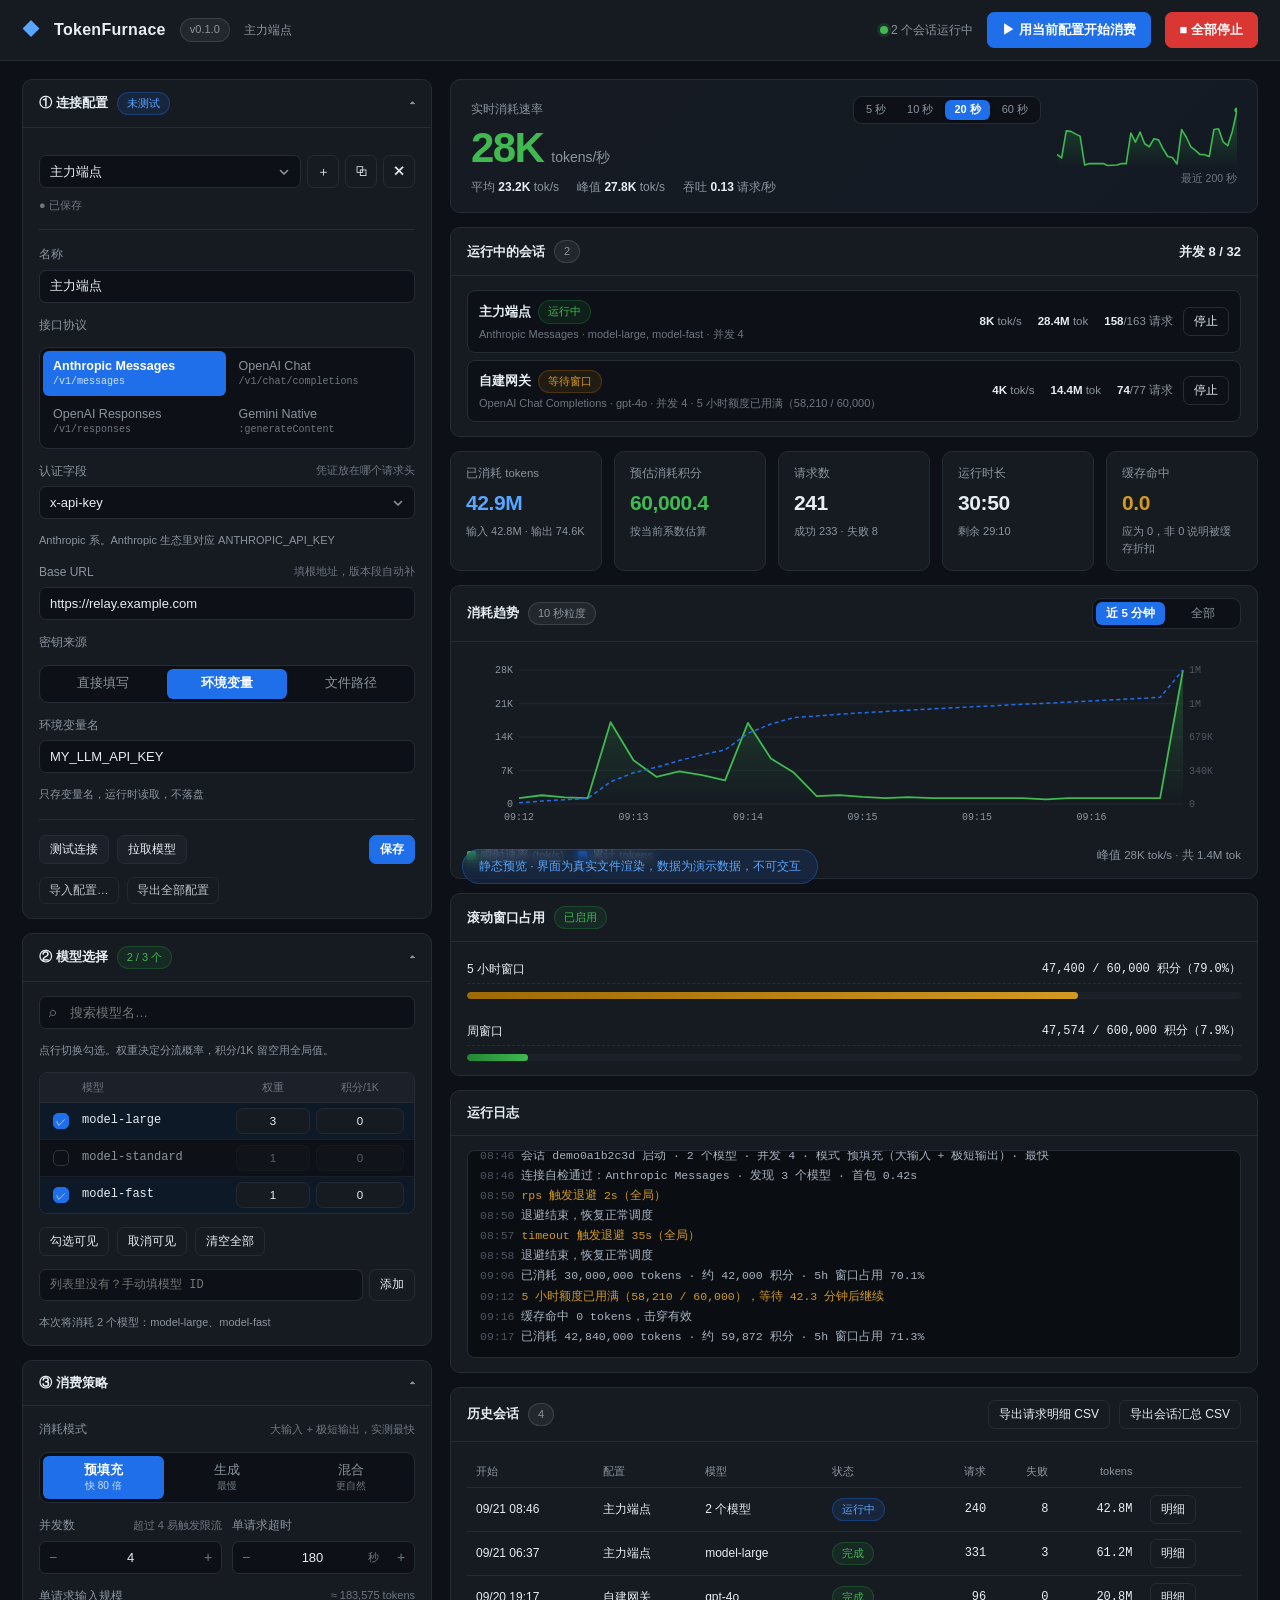
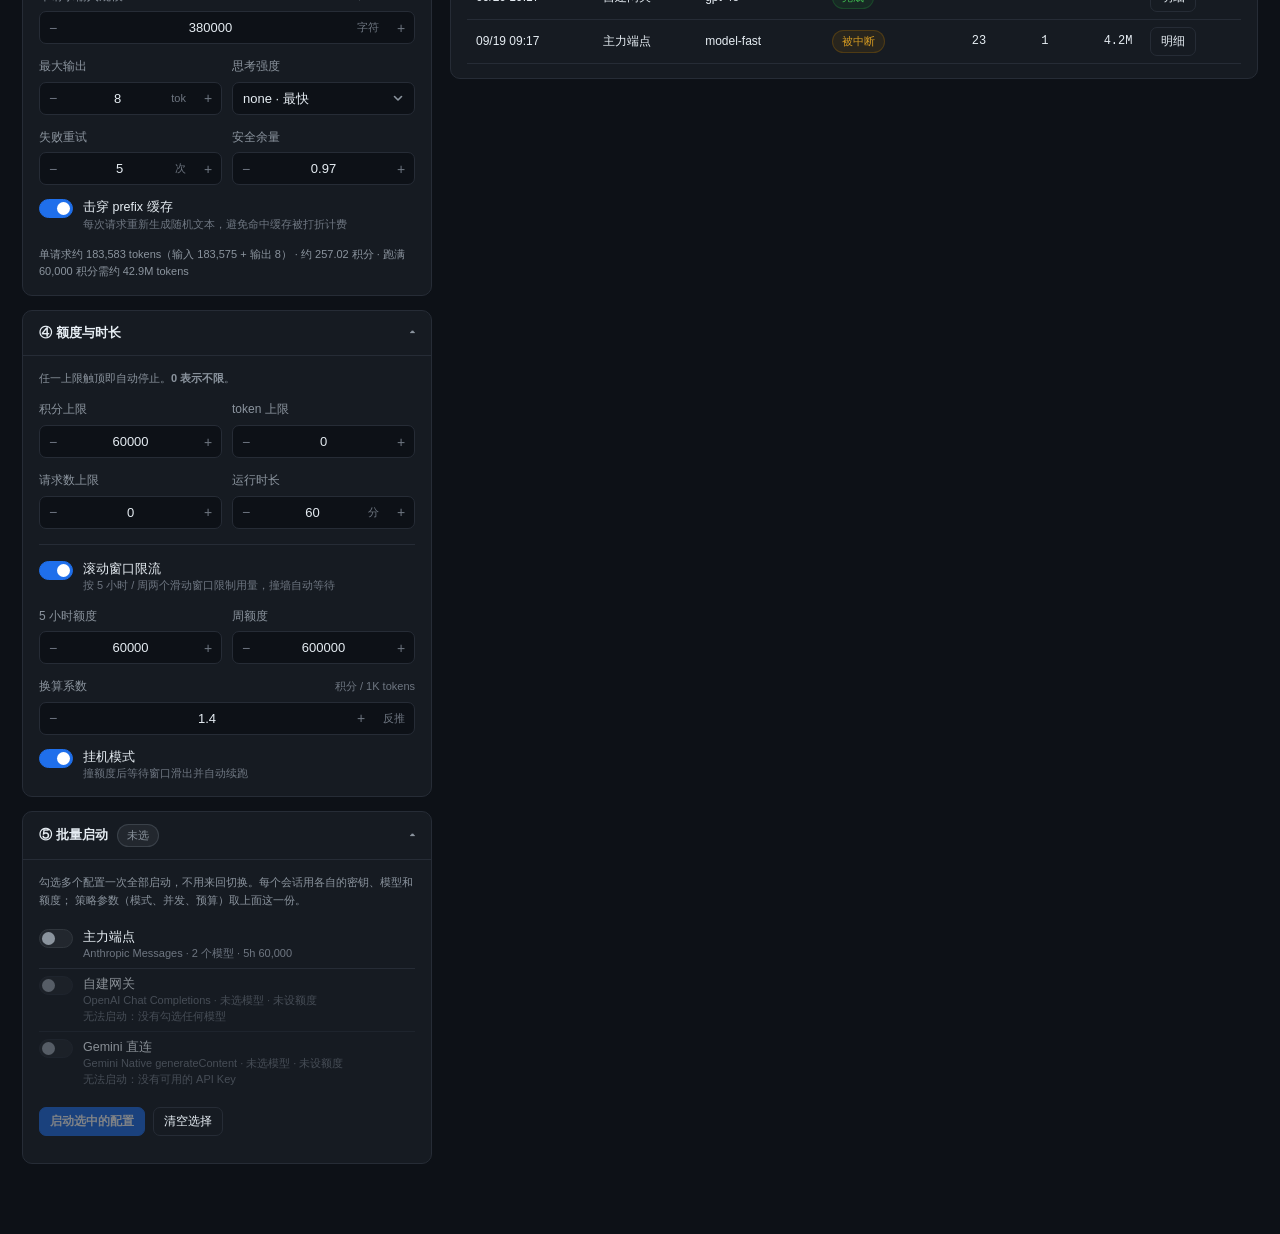
<file: docs/preview.html>
<!DOCTYPE html>
<html lang="zh-CN">
<head>
<meta charset="utf-8">
<meta name="viewport" content="width=device-width, initial-scale=1">
<title>TokenFurnace · LLM Token 消费与额度管理</title>
<style>
:root {
  --bg: #0d1117;
  --panel: #161b22;
  --panel-2: #1c2129;
  --panel-3: #22272e;
  --border: #262c36;
  --border-2: #30363d;
  --text: #e6edf3;
  --muted: #8b949e;
  --muted-2: #6e7681;
  --accent: #58a6ff;
  --accent-dim: #1f6feb;
  --green: #3fb950;
  --amber: #d29922;
  --red: #f85149;
  --purple: #bc8cff;
  --radius: 10px;
  --mono: ui-monospace, SFMono-Regular, "SF Mono", Menlo, Consolas, monospace;
}

* { box-sizing: border-box; }

html, body {
  margin: 0; padding: 0; height: 100%;
  background: var(--bg); color: var(--text);
  font-family: -apple-system, BlinkMacSystemFont, "Segoe UI", "PingFang SC",
               "Microsoft YaHei", Roboto, sans-serif;
  font-size: 14px; line-height: 1.55;
  -webkit-font-smoothing: antialiased;
}

/* ==================== 布局 ==================== */
header {
  display: flex; align-items: center; gap: 14px;
  padding: 12px 22px; background: var(--panel);
  border-bottom: 1px solid var(--border);
  position: sticky; top: 0; z-index: 30;
}
header h1 { font-size: 16px; margin: 0; font-weight: 600; letter-spacing: .3px; }
header .logo { color: var(--accent); font-size: 18px; }
header .spacer { flex: 1; }
header .meta { color: var(--muted); font-size: 12px; }

.layout {
  display: grid; grid-template-columns: 410px minmax(0, 1fr);
  gap: 18px; padding: 18px 22px 70px; align-items: start;
}
@media (max-width: 1200px) { .layout { grid-template-columns: 1fr; } }
.col { display: flex; flex-direction: column; gap: 14px; min-width: 0; }

/* ==================== 面板 ==================== */
.panel {
  background: var(--panel); border: 1px solid var(--border);
  border-radius: var(--radius); overflow: hidden;
}
.panel > summary, .panel > .head {
  list-style: none; cursor: pointer; user-select: none;
  padding: 12px 16px; font-weight: 600; font-size: 13px;
  display: flex; align-items: center; gap: 9px;
  border-bottom: 1px solid transparent;
}
.panel[open] > summary, .panel.open > .head { border-bottom-color: var(--border); }
.panel > summary::-webkit-details-marker { display: none; }
.panel > summary::after {
  content: "▾"; margin-left: auto; color: var(--muted); font-size: 11px;
  transition: transform .15s;
}
.panel[open] > summary::after { transform: rotate(180deg); }
.panel .body { padding: 14px 16px; display: flex; flex-direction: column; gap: 13px; }
.panel .head .spacer { flex: 1; }

.badge {
  display: inline-block; padding: 2px 9px; border-radius: 999px;
  font-size: 11px; font-weight: 500; border: 1px solid transparent;
  white-space: nowrap;
}
.badge.blue   { background: #1f6feb22; color: var(--accent); border-color: #1f6feb55; }
.badge.green  { background: #23863622; color: var(--green);  border-color: #23863655; }
.badge.amber  { background: #9e6a0322; color: var(--amber);  border-color: #9e6a0355; }
.badge.red    { background: #da363322; color: var(--red);    border-color: #da363355; }
.badge.grey   { background: #6e768122; color: var(--muted);  border-color: #6e768155; }

/* ==================== 表单基础 ==================== */
label.field { display: flex; flex-direction: column; gap: 6px; font-size: 12px; color: var(--muted); }
label.field > span { display: flex; align-items: center; gap: 6px; }
label.field > span .tail { margin-left: auto; color: var(--muted-2); font-size: 11px; }
.row { display: grid; grid-template-columns: 1fr 1fr; gap: 10px; }

input[type=text], input[type=number], input[type=password], select, textarea {
  width: 100%; padding: 8px 10px; background: var(--bg); color: var(--text);
  border: 1px solid var(--border); border-radius: 7px; font-size: 13px;
  font-family: inherit; outline: none; transition: border-color .12s, box-shadow .12s;
}
input:focus, select:focus, textarea:focus {
  border-color: var(--accent-dim); box-shadow: 0 0 0 3px #1f6feb22;
}
input[type=number] { -moz-appearance: textfield; font-variant-numeric: tabular-nums; }
input[type=number]::-webkit-outer-spin-button,
input[type=number]::-webkit-inner-spin-button { -webkit-appearance: none; margin: 0; }
textarea { font-family: var(--mono); font-size: 12px; resize: vertical; min-height: 62px; }

select {
  appearance: none; -webkit-appearance: none; cursor: pointer;
  background-image: url("data:image/svg+xml;utf8,<svg xmlns='http://www.w3.org/2000/svg' width='12' height='12' viewBox='0 0 12 12'><path d='M2.5 4.5L6 8l3.5-3.5' fill='none' stroke='%238b949e' stroke-width='1.6' stroke-linecap='round' stroke-linejoin='round'/></svg>");
  background-repeat: no-repeat; background-position: right 10px center;
  padding-right: 30px;
}
select option { background: var(--panel-2); color: var(--text); }

/* ==================== 分段控件（替代下拉） ==================== */
.seg {
  display: grid; grid-auto-flow: column; grid-auto-columns: 1fr;
  gap: 3px; padding: 3px; background: var(--bg);
  border: 1px solid var(--border); border-radius: 9px;
}
.seg > button {
  padding: 7px 6px; border: none; background: transparent; color: var(--muted);
  border-radius: 6px; font-size: 12.5px; font-family: inherit; cursor: pointer;
  transition: all .13s; display: flex; flex-direction: column; align-items: center;
  gap: 1px; line-height: 1.25;
}
.seg > button em {
  font-style: normal; font-size: 10px; color: var(--muted-2); font-weight: 400;
}
.seg > button:hover { color: var(--text); background: var(--panel-2); }
.seg > button.on {
  background: var(--accent-dim); color: #fff; font-weight: 600;
  box-shadow: 0 1px 3px #0006;
}
.seg > button.on em { color: #cfe4ff; }
.seg.mini > button { padding: 4px 10px; font-size: 11.5px; }
.seg.mini { display: inline-grid; }
/* 4 个选项时排成 2×2，比横向挤压可读 */
.seg.grid2 { grid-auto-flow: row; grid-template-columns: 1fr 1fr; }
.seg.grid2 > button { align-items: flex-start; padding: 8px 10px; text-align: left; }
.seg.grid2 > button em { font-family: var(--mono); font-size: 10px; }

/* ==================== 开关 ==================== */
.switch {
  display: flex; align-items: flex-start; gap: 10px; cursor: pointer;
  font-size: 12.5px; color: var(--text); user-select: none;
}
.switch input { position: absolute; opacity: 0; pointer-events: none; }
.switch .track {
  flex: none; width: 34px; height: 19px; border-radius: 999px;
  background: var(--panel-3); border: 1px solid var(--border-2);
  position: relative; transition: all .16s; margin-top: 1px;
}
.switch .track::after {
  content: ""; position: absolute; top: 2px; left: 2px; width: 13px; height: 13px;
  border-radius: 50%; background: var(--muted); transition: all .16s;
}
.switch input:checked + .track { background: var(--accent-dim); border-color: var(--accent-dim); }
.switch input:checked + .track::after { left: 17px; background: #fff; }
.switch input:focus-visible + .track { box-shadow: 0 0 0 3px #1f6feb33; }
.switch .txt { line-height: 1.45; }
.switch .txt small { display: block; color: var(--muted-2); font-size: 11px; }

/* ==================== 数字步进器 ==================== */
.stepper {
  display: flex; align-items: stretch; background: var(--bg);
  border: 1px solid var(--border); border-radius: 7px; overflow: hidden;
  transition: border-color .12s, box-shadow .12s;
}
.stepper:focus-within { border-color: var(--accent-dim); box-shadow: 0 0 0 3px #1f6feb22; }
.stepper input {
  border: none !important; background: transparent !important;
  box-shadow: none !important; border-radius: 0 !important;
  text-align: center; padding: 8px 2px; flex: 1; min-width: 0;
}
.stepper button {
  border: none; background: transparent; color: var(--muted-2);
  width: 26px; padding: 0; font-size: 14px; line-height: 1; cursor: pointer;
  border-radius: 0; transition: all .12s; flex: none;
}
.stepper button:hover { background: var(--panel-3); color: var(--text); }
.stepper button:active { background: var(--accent-dim); color: #fff; }
.stepper .unit {
  display: flex; align-items: center; padding: 0 9px 0 2px;
  font-size: 11px; color: var(--muted-2); white-space: nowrap;
}

/* ==================== 预设胶囊 ==================== */
.chips { display: flex; flex-wrap: wrap; gap: 6px; }
.chip {
  padding: 5px 11px; border-radius: 999px; font-size: 12px; cursor: pointer;
  background: var(--bg); border: 1px solid var(--border); color: var(--muted);
  transition: all .13s; font-family: inherit; white-space: nowrap;
}
.chip:hover { color: var(--text); border-color: var(--border-2); }
.chip.on {
  background: #1f6feb22; border-color: var(--accent-dim); color: var(--accent);
  font-weight: 600;
}

/* ==================== 按钮 ==================== */
button {
  padding: 8px 14px; border-radius: 7px; border: 1px solid var(--border);
  background: var(--panel-2); color: var(--text); cursor: pointer;
  font-size: 13px; font-family: inherit; transition: all .12s; white-space: nowrap;
}
button:hover:not(:disabled) { border-color: var(--border-2); background: var(--panel-3); }
button:disabled { opacity: .45; cursor: not-allowed; }
button.primary { background: var(--accent-dim); border-color: var(--accent-dim); color: #fff; font-weight: 600; }
button.primary:hover:not(:disabled) { background: #388bfd; border-color: #388bfd; }
button.danger { background: #da3633; border-color: #da3633; color: #fff; font-weight: 600; }
button.danger:hover:not(:disabled) { background: #f85149; border-color: #f85149; }
button.ghost { background: transparent; }
button.sm { padding: 5px 10px; font-size: 12px; }
.btn-row { display: flex; gap: 8px; flex-wrap: wrap; }

.hint { font-size: 11px; color: var(--muted); line-height: 1.6; }
.hint code { background: var(--panel-2); padding: 1px 5px; border-radius: 4px;
             font-family: var(--mono); font-size: 11px; color: var(--accent); }
.divider { border: none; border-top: 1px solid var(--border); margin: 2px 0; }

/* ==================== 配置档案条 ==================== */
.profile-bar { display: flex; gap: 6px; align-items: stretch; }
.profile-bar select { flex: 1; min-width: 0; }
.profile-bar button {
  flex: none; width: 32px; padding: 0; font-size: 13px;
  display: grid; place-items: center; line-height: 1;
}
.profile-bar button.del:hover:not(:disabled) {
  border-color: #da3633; color: var(--red); background: #da363318;
}

.save-state {
  font-size: 11px; color: var(--muted-2); display: flex; align-items: center;
  gap: 6px; margin-top: -4px; min-height: 15px;
}
.save-state.dirty { color: var(--amber); }
.save-state.warn  { color: var(--red); }

.btn-row .spacer { flex: 1; }
.btn-row.subtle { opacity: .8; }
.btn-row.subtle button { font-size: 11.5px; padding: 5px 9px; }

/* ==================== 模型列表 ==================== */
.search { position: relative; }
.search input { padding-left: 30px; }
.search::before {
  content: "⌕"; position: absolute; left: 10px; top: 50%; transform: translateY(-50%);
  color: var(--muted-2); font-size: 14px; pointer-events: none;
}
.model-list {
  max-height: 280px; overflow-y: auto; border: 1px solid var(--border);
  border-radius: 8px; background: var(--bg);
}
.model-head {
  display: grid; grid-template-columns: 26px minmax(0,1fr) 74px 88px;
  gap: 6px; padding: 6px 10px; position: sticky; top: 0; z-index: 2;
  background: var(--panel-2); border-bottom: 1px solid var(--border);
  font-size: 10.5px; color: var(--muted-2);
}
.model-head .c { text-align: center; }
.model-item {
  display: grid; grid-template-columns: 26px minmax(0,1fr) 74px 88px;
  gap: 6px; align-items: center; padding: 5px 10px;
  border-bottom: 1px solid #1a1f27; font-size: 12.5px; cursor: pointer;
  transition: background .1s;
}
.model-item:last-child { border-bottom: none; }
.model-item:hover { background: var(--panel-2); }
.model-item.on { background: #1f6feb14; }
.model-item .tick {
  width: 16px; height: 16px; border-radius: 5px; border: 1.5px solid var(--border-2);
  display: grid; place-items: center; font-size: 10px; color: transparent;
  transition: all .13s; margin-left: 3px;
}
.model-item.on .tick { background: var(--accent-dim); border-color: var(--accent-dim); color: #fff; }
.model-item .name {
  overflow: hidden; text-overflow: ellipsis; white-space: nowrap;
  font-family: var(--mono); font-size: 12px; color: var(--muted);
}
.model-item.on .name { color: var(--text); }
.model-item input[type=number] {
  padding: 3px 4px; font-size: 11.5px; text-align: center; height: 26px;
  background: var(--panel); border-color: #232932;
}
.model-item input[type=number]:disabled { opacity: .35; }
.model-empty { padding: 18px 14px; color: var(--muted-2); font-size: 12px; text-align: center; }

/* 手动添加模型 ID */
.add-model { display: flex; gap: 6px; }
.add-model input { flex: 1; min-width: 0; font-family: var(--mono); font-size: 12px; }
.add-model button { flex: none; }

/* 批量启动：配置勾选列表 */
.batch-item { padding: 6px 0; border-bottom: 1px solid var(--border); }
.batch-item:last-child { border-bottom: none; }
.batch-item .txt { font-size: 12.5px; min-width: 0; }
.batch-item .txt small { font-size: 11px; }
.batch-item.blocked { opacity: .55; cursor: not-allowed; }
.batch-item .block-reason { color: var(--red); }
.batch-item.blocked .track { background: var(--panel-3); border-color: var(--border); }
.batch-item.blocked input:checked + .track::after { left: 2px; background: var(--muted); }
#batchResult { white-space: pre-line; }
#batchResult.err { color: var(--red); }
#batchResult.warn { color: var(--amber); }
#batchResult.ok { color: var(--green); }

/* ==================== 速率主卡 ==================== */
.hero {
  display: grid; grid-template-columns: minmax(0,1fr) 180px;
  gap: 16px; align-items: center;
  background: linear-gradient(135deg, #161b22 0%, #131a24 100%);
  border: 1px solid var(--border); border-radius: var(--radius);
  padding: 16px 20px;
}
@media (max-width: 640px) { .hero { grid-template-columns: 1fr; } }
.hero .label {
  font-size: 11.5px; color: var(--muted); display: flex; align-items: center;
  gap: 7px; margin-bottom: 2px;
}
.hero .label .spacer { flex: 1; }
.hero .label .seg.mini { grid-auto-columns: auto; }
.hero .label .seg.mini > button { padding: 3px 9px; font-size: 11px; }
.hero .value {
  font-size: 42px; font-weight: 680; letter-spacing: -1.6px; line-height: 1.05;
  font-variant-numeric: tabular-nums; transition: color .3s;
  display: flex; align-items: baseline; gap: 8px;
}
.hero .value .u { font-size: 14px; font-weight: 500; color: var(--muted); letter-spacing: 0; }
.hero .sub {
  display: flex; gap: 18px; margin-top: 8px; flex-wrap: wrap;
  font-size: 12px; color: var(--muted);
}
.hero .sub b { color: var(--text); font-weight: 600; font-variant-numeric: tabular-nums; }
.hero .spark-box { position: relative; }
.hero .spark-box canvas { width: 100%; height: 62px; display: block; }
.hero .spark-cap {
  font-size: 10.5px; color: var(--muted-2); text-align: right; margin-top: 2px;
}

/* 速率分档配色 */
.lv-idle { color: var(--muted); }
.lv-low  { color: var(--amber); }
.lv-mid  { color: var(--accent); }
.lv-high { color: var(--green); }

/* ==================== 指标卡 ==================== */
.stats { display: grid; grid-template-columns: repeat(auto-fit, minmax(148px, 1fr)); gap: 12px; }
.stat {
  background: var(--panel); border: 1px solid var(--border);
  border-radius: var(--radius); padding: 13px 15px;
}
.stat .k { font-size: 11.5px; color: var(--muted); margin-bottom: 5px; }
.stat .v {
  font-size: 21px; font-weight: 650; font-variant-numeric: tabular-nums;
  letter-spacing: -.4px;
}
.stat .s { font-size: 11px; color: var(--muted); margin-top: 3px; }
.stat.accent .v { color: var(--accent); }
.stat.green  .v { color: var(--green); }
.stat.amber  .v { color: var(--amber); }
.stat.red    .v { color: var(--red); }

/* ==================== 进度条 ==================== */
.bar { height: 7px; border-radius: 4px; background: var(--panel-2); overflow: hidden; margin-top: 8px; }
.bar > i {
  display: block; height: 100%; border-radius: 4px;
  background: linear-gradient(90deg, #238636, var(--green));
  transition: width .4s ease;
}
.bar.warn > i { background: linear-gradient(90deg, #9e6a03, var(--amber)); }
.bar.hot  > i { background: linear-gradient(90deg, #da3633, var(--red)); }

/* ==================== 趋势图 ==================== */
.chart-wrap { position: relative; }
.chart-wrap canvas { width: 100%; display: block; cursor: crosshair; }
.chart-tip {
  position: absolute; pointer-events: none; opacity: 0; transition: opacity .12s;
  background: #0a0d12f2; border: 1px solid var(--border-2); border-radius: 7px;
  padding: 7px 10px; font-size: 11.5px; line-height: 1.65; white-space: nowrap;
  box-shadow: 0 6px 20px #000a; z-index: 5;
}
.chart-tip .tt { color: var(--muted); }
.chart-tip .tv { color: var(--text); font-weight: 600; font-variant-numeric: tabular-nums; }
.chart-tip .tv.g { color: var(--green); }
.chart-legend {
  display: flex; gap: 14px; align-items: center; flex-wrap: wrap;
  font-size: 11.5px; color: var(--muted); margin-top: 8px;
}
.chart-legend i {
  display: inline-block; width: 9px; height: 9px; border-radius: 2px;
  margin-right: 5px; vertical-align: -1px;
}

/* ==================== 首次使用引导 ==================== */
.first-run {
  border: 1px solid var(--accent-dim); border-radius: 9px;
  background: linear-gradient(180deg, #1f6feb1a, #1f6feb08);
  padding: 11px 13px; margin-bottom: 12px;
}
.first-run .fr-title { font-size: 12.5px; font-weight: 600; color: var(--accent); }
.first-run ol { margin: 7px 0 0; padding-left: 18px; }
.first-run li { font-size: 12px; line-height: 1.75; color: var(--muted); }
.first-run li b { color: var(--text); font-weight: 600; }
.first-run .fr-note { font-size: 11px; color: var(--muted-2); margin-top: 7px; }

/* ==================== 会话列表 ==================== */
.sess {
  display: grid; grid-template-columns: minmax(0,1fr) auto auto;
  gap: 10px; align-items: center;
  padding: 9px 11px; border: 1px solid var(--border); border-radius: 8px;
  background: var(--bg); margin-bottom: 7px;
}
.sess:last-child { margin-bottom: 0; }
.sess.done { opacity: .55; }
.sess-name {
  display: flex; align-items: center; gap: 7px;
  font-size: 13px; font-weight: 600;
  overflow: hidden; text-overflow: ellipsis; white-space: nowrap;
}
.sess-meta {
  font-size: 11px; color: var(--muted-2); margin-top: 2px;
  overflow: hidden; text-overflow: ellipsis; white-space: nowrap;
}
.sess-stats {
  display: flex; gap: 16px; font-size: 11.5px; color: var(--muted);
  font-variant-numeric: tabular-nums; white-space: nowrap;
}
.sess-stats b { color: var(--text); font-weight: 600; }
.sess-empty { padding: 14px; text-align: center; color: var(--muted-2); font-size: 12px; }

/* ==================== 日志 ==================== */
.logs {
  background: #0a0d12; border: 1px solid var(--border); border-radius: 8px;
  padding: 10px 12px; height: 208px; overflow-y: auto;
  font-family: var(--mono); font-size: 11.5px; line-height: 1.75;
}
.logs div { white-space: pre-wrap; word-break: break-all; }
.logs .t { color: #4d5560; }
.logs .warn { color: var(--amber); }
.logs .error { color: var(--red); }
.logs .info { color: #a8b3bf; }

/* ==================== 表格 ==================== */
table { width: 100%; border-collapse: collapse; font-size: 12px; }
th, td { padding: 7px 9px; text-align: left; border-bottom: 1px solid var(--border); white-space: nowrap; }
th { color: var(--muted); font-weight: 500; font-size: 11px; position: sticky; top: 0; background: var(--panel); }
tbody tr:hover { background: var(--panel-2); }
td.num { text-align: right; font-variant-numeric: tabular-nums; font-family: var(--mono); }
.scroll { max-height: 300px; overflow: auto; }

/* ==================== 提示 ==================== */
#toast { position: fixed; right: 20px; bottom: 20px; z-index: 100;
         display: flex; flex-direction: column; gap: 8px; align-items: flex-end; }
#toast > div {
  background: var(--panel-3); border: 1px solid var(--border); border-left-width: 3px;
  border-radius: 8px; padding: 10px 14px; font-size: 13px; max-width: 440px;
  box-shadow: 0 8px 26px #0009; animation: slide .2s ease; white-space: pre-wrap;
}
#toast .ok   { border-left-color: var(--green); }
#toast .err  { border-left-color: var(--red); }
#toast .warn { border-left-color: var(--amber); }
@keyframes slide { from { opacity: 0; transform: translateX(18px); } }

.dot { width: 8px; height: 8px; border-radius: 50%; display: inline-block; }
.dot.idle { background: var(--muted-2); }
.dot.running { background: var(--green); box-shadow: 0 0 0 3px #3fb95026; animation: pulse 1.6s infinite; }
.dot.waiting { background: var(--amber); animation: pulse 1.6s infinite; }
.dot.done { background: var(--accent); }
.dot.error { background: var(--red); }
@keyframes pulse { 50% { opacity: .35; } }

.kv { display: flex; justify-content: space-between; font-size: 12px;
      padding: 4px 0; border-bottom: 1px dashed var(--border); }
.kv:last-child { border-bottom: none; }
.kv .v { font-family: var(--mono); font-variant-numeric: tabular-nums; }

::-webkit-scrollbar { width: 9px; height: 9px; }
::-webkit-scrollbar-track { background: transparent; }
::-webkit-scrollbar-thumb { background: #2b323c; border-radius: 5px; }
::-webkit-scrollbar-thumb:hover { background: #3a424e; }

</style>
</head>
<body>

<header>
  <span class="logo">◆</span>
  <h1>TokenFurnace</h1>
  <span class="badge grey" id="verBadge">v1.0</span>
  <span class="meta" id="profileMeta">—</span>
  <span class="spacer"></span>
  <span class="meta" id="statusText"><span class="dot idle"></span> 空闲</span>
  <button class="primary" id="btnStart">▶ 用当前配置开始消费</button>
  <button class="danger" id="btnStop" disabled>■ 全部停止</button>
</header>

<div class="layout">

  <!-- ==================== 左：配置 ==================== -->
  <div class="col">

    <details class="panel" open>
      <summary>① 连接配置<span class="badge blue" id="connBadge">未测试</span></summary>
      <div class="body">
        <div id="firstRun"></div>

        <div class="profile-bar">
          <select id="profileSel" title="切换配置档案"></select>
          <button class="sm ghost" id="btnNewProf" title="新建配置">＋</button>
          <button class="sm ghost" id="btnDupProf" title="复制当前配置">⧉</button>
          <button class="sm ghost del" id="btnDelProf" title="删除当前配置">✕</button>
        </div>
        <div class="save-state" id="saveState"></div>

        <hr class="divider">

        <label class="field"><span>名称</span><input type="text" id="profName"></label>

        <label class="field"><span>接口协议</span></label>
        <div class="seg grid2" id="protoSeg">
          <button data-v="anthropic">Anthropic Messages<em>/v1/messages</em></button>
          <button data-v="openai-chat">OpenAI Chat<em>/v1/chat/completions</em></button>
          <button data-v="openai-responses">OpenAI Responses<em>/v1/responses</em></button>
          <button data-v="gemini">Gemini Native<em>:generateContent</em></button>
        </div>
        <input type="hidden" id="protocol" value="openai-chat">

        <label class="field"><span>认证字段<span class="tail">凭证放在哪个请求头</span></span>
          <select id="authStyle"></select>
        </label>
        <div class="hint" id="authHint"></div>

        <label class="field">
          <span>Base URL<span class="tail">填根地址，版本段自动补</span></span>
          <input type="text" id="baseUrl" placeholder="https://api.example.com">
        </label>

        <label class="field"><span>密钥来源</span></label>
        <div class="seg" id="keySourceSeg">
          <button data-v="inline">直接填写</button>
          <button data-v="env">环境变量</button>
          <button data-v="file">文件路径</button>
        </div>
        <input type="hidden" id="keySource" value="inline">
        <label class="field"><span id="keyLabel">API Key</span>
          <input type="text" id="keyValue" placeholder="sk-...">
        </label>
        <div class="hint" id="keyHint"></div>

        <hr class="divider">

        <div class="btn-row">
          <button class="sm" id="btnTest">测试连接</button>
          <button class="sm" id="btnModels">拉取模型</button>
          <span class="spacer"></span>
          <button class="sm primary" id="btnSave">保存</button>
        </div>
        <div class="btn-row subtle">
          <button class="sm ghost" id="btnImportCfg">导入配置…</button>
          <button class="sm ghost" id="btnExportCfg">导出全部配置</button>
          <input type="file" id="importFile" accept=".json" hidden>
        </div>
      </div>
    </details>

    <details class="panel" open>
      <summary>② 模型选择<span class="badge blue" id="modelBadge">0 个</span></summary>
      <div class="body">
        <div class="search"><input type="text" id="modelFilter" placeholder="搜索模型名…"></div>
        <div class="hint">点行切换勾选。权重决定分流概率，积分/1K 留空用全局值。</div>
        <div class="model-list" id="modelList"></div>
        <div class="btn-row">
          <button class="sm ghost" id="btnSelAll">勾选可见</button>
          <button class="sm ghost" id="btnSelNone">取消可见</button>
          <button class="sm ghost" id="btnSelClear">清空全部</button>
        </div>
        <div class="add-model">
          <input type="text" id="newModel" placeholder="列表里没有？手动填模型 ID">
          <button class="sm ghost" id="btnAddModel">添加</button>
        </div>
        <div class="hint" id="pickHint"></div>
      </div>
    </details>

    <details class="panel" open>
      <summary>③ 消费策略</summary>
      <div class="body">
        <label class="field"><span>消耗模式<span class="tail" id="modeTail"></span></span></label>
        <div class="seg" id="modeSeg">
          <button data-v="prefill">预填充<em>快 80 倍</em></button>
          <button data-v="decode">生成<em>最慢</em></button>
          <button data-v="mixed">混合<em>更自然</em></button>
        </div>
        <input type="hidden" id="modeSel" value="prefill">

        <div class="row">
          <label class="field"><span>并发数<span class="tail">超过 4 易触发限流</span></span>
            <div class="stepper" data-min="1" data-max="64" data-step="1">
              <button data-d="-1">−</button><input type="number" id="concurrency"><button data-d="1">+</button>
            </div>
          </label>
          <label class="field"><span>单请求超时</span>
            <div class="stepper" data-min="10" data-max="900" data-step="10">
              <button data-d="-1">−</button><input type="number" id="timeout"><span class="unit">秒</span><button data-d="1">+</button>
            </div>
          </label>
        </div>

        <label class="field"><span>单请求输入规模<span class="tail" id="inputHint"></span></span>
          <div class="stepper" data-min="1000" data-max="520000" data-step="20000">
            <button data-d="-1">−</button><input type="number" id="inputChars"><span class="unit">字符</span><button data-d="1">+</button>
          </div>
        </label>

        <div class="row">
          <label class="field"><span>最大输出</span>
            <div class="stepper" data-min="1" data-max="65536" data-step="64">
              <button data-d="-1">−</button><input type="number" id="maxTokens"><span class="unit">tok</span><button data-d="1">+</button>
            </div>
          </label>
          <label class="field"><span>思考强度</span>
            <select id="reasoning">
              <option value="none">none · 最快</option>
              <option value="low">low</option>
              <option value="medium">medium</option>
              <option value="high">high</option>
              <option value="max">max</option>
            </select>
          </label>
        </div>

        <div class="row">
          <label class="field"><span>失败重试</span>
            <div class="stepper" data-min="1" data-max="20" data-step="1">
              <button data-d="-1">−</button><input type="number" id="retry"><span class="unit">次</span><button data-d="1">+</button>
            </div>
          </label>
          <label class="field"><span>安全余量</span>
            <div class="stepper" data-min="0.5" data-max="1" data-step="0.01">
              <button data-d="-1">−</button><input type="number" id="safety"><button data-d="1">+</button>
            </div>
          </label>
        </div>

        <label class="switch"><input type="checkbox" id="cacheBust"><span class="track"></span>
          <span class="txt">击穿 prefix 缓存
            <small>每次请求重新生成随机文本，避免命中缓存被打折计费</small></span></label>

        <div class="hint" id="estHint"></div>
      </div>
    </details>

    <details class="panel" open>
      <summary>④ 额度与时长</summary>
      <div class="body">
        <div class="hint">任一上限触顶即自动停止。<b>0 表示不限</b>。</div>
        <div class="row">
          <label class="field"><span>积分上限</span>
            <div class="stepper" data-min="0" data-max="10000000" data-step="5000">
              <button data-d="-1">−</button><input type="number" id="maxPoints"><button data-d="1">+</button>
            </div>
          </label>
          <label class="field"><span>token 上限</span>
            <div class="stepper" data-min="0" data-max="10000000000" data-step="1000000">
              <button data-d="-1">−</button><input type="number" id="maxTokensCap"><button data-d="1">+</button>
            </div>
          </label>
        </div>
        <div class="row">
          <label class="field"><span>请求数上限</span>
            <div class="stepper" data-min="0" data-max="1000000" data-step="10">
              <button data-d="-1">−</button><input type="number" id="maxRequests"><button data-d="1">+</button>
            </div>
          </label>
          <label class="field"><span>运行时长</span>
            <div class="stepper" data-min="0" data-max="1440" data-step="5">
              <button data-d="-1">−</button><input type="number" id="duration"><span class="unit">分</span><button data-d="1">+</button>
            </div>
          </label>
        </div>

        <hr class="divider">

        <label class="switch"><input type="checkbox" id="enforceWin"><span class="track"></span>
          <span class="txt">滚动窗口限流
            <small>按 5 小时 / 周两个滑动窗口限制用量，撞墙自动等待</small></span></label>

        <div class="row">
          <label class="field"><span>5 小时额度</span>
            <div class="stepper" data-min="0" data-max="10000000" data-step="10000">
              <button data-d="-1">−</button><input type="number" id="limit5h"><button data-d="1">+</button>
            </div>
          </label>
          <label class="field"><span>周额度</span>
            <div class="stepper" data-min="0" data-max="100000000" data-step="100000">
              <button data-d="-1">−</button><input type="number" id="limitWeek"><button data-d="1">+</button>
            </div>
          </label>
        </div>

        <label class="field"><span>换算系数<span class="tail">积分 / 1K tokens</span></span>
          <div class="stepper" data-min="0" data-max="1000" data-step="0.1">
            <button data-d="-1">−</button><input type="number" id="ppk" step="0.0001"><button data-d="1">+</button>
            <button id="btnCalib" style="width:auto;padding:0 9px;font-size:11px">反推</button>
          </div>
        </label>

        <label class="switch"><input type="checkbox" id="loop"><span class="track"></span>
          <span class="txt">挂机模式
            <small>撞额度后等待窗口滑出并自动续跑</small></span></label>
      </div>
    </details>

    <details class="panel" open>
      <summary>⑤ 批量启动<span class="badge grey" id="batchBadge">未选</span></summary>
      <div class="body">
        <div class="hint">勾选多个配置一次全部启动，不用来回切换。每个会话用各自的密钥、模型和额度；
          策略参数（模式、并发、预算）取上面这一份。</div>
        <div id="batchList"></div>
        <div class="btn-row">
          <button class="sm primary" id="btnBatchStart">启动选中的配置</button>
          <button class="sm ghost" id="btnBatchClear">清空选择</button>
        </div>
        <div class="hint" id="batchResult"></div>
      </div>
    </details>

  </div>

  <!-- ==================== 右：看板 ==================== -->
  <div class="col">

    <div class="hero">
      <div>
        <div class="label">实时消耗速率
          <span class="spacer"></span>
          <div class="seg mini" id="winSeg"
               title="统计窗口越短越灵敏。注意：预填充模式下单个请求要 20~40 秒，5 秒窗口会间歇性归零">
            <button data-v="5">5 秒</button>
            <button data-v="10">10 秒</button>
            <button data-v="20">20 秒</button>
            <button data-v="60">60 秒</button>
          </div>
        </div>
        <div class="value lv-idle" id="sRate">0<span class="u">tokens/秒</span></div>
        <div class="sub">
          <span>平均 <b id="sRateAvg">0</b> tok/s</span>
          <span>峰值 <b id="sRatePeak">0</b> tok/s</span>
          <span>吞吐 <b id="sRps">0</b> 请求/秒</span>
        </div>
        <div class="hint" id="rateWinNote"></div>
      </div>
      <div class="spark-box">
        <canvas id="spark" height="62"></canvas>
        <div class="spark-cap">最近 200 秒</div>
      </div>
    </div>

    <div class="panel open" id="sessPanel">
      <div class="head">运行中的会话<span class="badge grey" id="sessBadge">0</span>
        <span class="spacer"></span>
        <span class="meta" id="sessWorkers">并发 0 / 32</span>
      </div>
      <div class="body"><div id="sessList"></div></div>
    </div>

    <div class="stats">
      <div class="stat accent"><div class="k">已消耗 tokens</div><div class="v" id="sTokens">0</div>
        <div class="s" id="sTokensSub">输入 0 · 输出 0</div></div>
      <div class="stat green"><div class="k">预估消耗积分</div><div class="v" id="sPoints">—</div>
        <div class="s" id="sPointsSub">需填换算系数</div></div>
      <div class="stat"><div class="k">请求数</div><div class="v" id="sReq">0</div>
        <div class="s" id="sReqSub">成功 0 · 失败 0</div></div>
      <div class="stat"><div class="k">运行时长</div><div class="v" id="sElapsed">00:00</div>
        <div class="s" id="sLeft">未设上限</div></div>
      <div class="stat amber"><div class="k">缓存命中</div><div class="v" id="sCached">0</div>
        <div class="s">应为 0，非 0 说明被缓存折扣</div></div>
    </div>

    <div class="panel open">
      <div class="head">消耗趋势
        <span class="badge grey" id="chartBadge">10 秒粒度</span>
        <span class="spacer"></span>
        <div class="seg mini" id="rangeSeg">
          <button data-v="live" class="on">近 5 分钟</button>
          <button data-v="all">全部</button>
        </div>
      </div>
      <div class="body">
        <div class="chart-wrap">
          <canvas id="chart" height="170"></canvas>
          <div class="chart-tip" id="chartTip"></div>
        </div>
        <div class="chart-legend">
          <span><i style="background:#3fb950"></i>瞬时速率 (tok/s)</span>
          <span><i style="background:#1f6feb"></i>累计 tokens</span>
          <span id="chartStat" style="margin-left:auto"></span>
        </div>
      </div>
    </div>

    <div class="panel open">
      <div class="head">滚动窗口占用<span class="badge grey" id="winBadge">未启用</span></div>
      <div class="body">
        <div>
          <div class="kv"><span>5 小时窗口</span><span class="v" id="w5Text">—</span></div>
          <div class="bar" id="w5Bar"><i style="width:0%"></i></div>
        </div>
        <div style="margin-top:6px">
          <div class="kv"><span>周窗口</span><span class="v" id="wWText">—</span></div>
          <div class="bar" id="wWBar"><i style="width:0%"></i></div>
        </div>
        <div class="kv" id="waitRow" style="display:none">
          <span>等待中</span><span class="v" id="waitText">—</span>
        </div>
      </div>
    </div>

    <div class="panel open">
      <div class="head">运行日志</div>
      <div class="body"><div class="logs" id="logs"></div></div>
    </div>

    <div class="panel open">
      <div class="head">历史会话
        <span class="badge grey" id="histBadge">0</span>
        <span class="spacer"></span>
        <button class="sm ghost" id="btnExpReq">导出请求明细 CSV</button>
        <button class="sm ghost" id="btnExpRun">导出会话汇总 CSV</button>
      </div>
      <div class="body">
        <div class="scroll">
          <table>
            <thead><tr>
              <th>开始</th><th>配置</th><th>模型</th><th>状态</th>
              <th style="text-align:right">请求</th><th style="text-align:right">失败</th>
              <th style="text-align:right">tokens</th><th></th>
            </tr></thead>
            <tbody id="histBody"></tbody>
          </table>
        </div>
      </div>
    </div>

  </div>
</div>

<div id="toast"></div>

<script>
/* 静态预览：拦截 fetch 返回演示数据。界面代码本身是真实文件，未做任何改动。 */
(function () {
  const DEMO = {"version": "0.1.0", "server_time": 1789982235.2124264, "uptime": 3820, "active_profile": "demo", "active_profile_name": "主力端点", "active_has_key": true, "config": {"version": 2, "active_profile": "demo", "ui": {"poll_ms": 1000}, "profiles": [{"id": "demo", "name": "主力端点", "protocol": "anthropic", "base_url": "https://relay.example.com", "headers": {}, "auth": {"source": "env", "value": "", "ref": "MY_LLM_API_KEY", "style": "x-api-key", "has_key": true, "masked": "sk-ant********9f2c"}, "models": ["model-large", "model-standard", "model-fast"], "selected": [{"id": "model-large", "weight": 3, "points_per_1k": 0}, {"id": "model-fast", "weight": 1, "points_per_1k": 0}], "limits": {"window_5h": 60000, "week": 600000, "unit": "points"}, "points_per_1k": 1.4, "note": ""}, {"id": "gw", "name": "自建网关", "protocol": "openai-chat", "base_url": "https://gateway.internal/v1", "headers": {}, "auth": {"source": "inline", "value": "sk-gw1********7ab3", "ref": "", "style": "bearer", "has_key": true, "masked": "sk-gw1********7ab3"}, "models": ["gpt-4o", "gpt-4o-mini"], "selected": [], "limits": {"window_5h": 0, "week": 0, "unit": "usd"}, "points_per_1k": 0, "note": ""}, {"id": "gm", "name": "Gemini 直连", "protocol": "gemini", "base_url": "https://generativelanguage.googleapis.com", "headers": {}, "auth": {"source": "env", "value": "", "ref": "GEMINI_API_KEY", "style": "x-goog-api-key", "has_key": false, "masked": ""}, "models": [], "selected": [], "limits": {"window_5h": 0, "week": 0, "unit": "tokens"}, "points_per_1k": 0, "note": ""}], "engine_defaults": {"mode": "prefill", "concurrency": 4, "input_chars": 380000, "max_tokens": 8, "reasoning_effort": "none", "cache_bust": true, "timeout": 180, "retry": 5, "safety_ratio": 0.97, "instant_window": 20, "max_points": 60000, "max_total_tokens": 0, "max_requests": 0, "duration_min": 60, "enforce_windows": true, "points_per_1k": 1.4, "loop": true}}, "presets": {}, "protocols": {"anthropic": {"label": "Anthropic Messages", "short": "Anthropic", "auth": "x-api-key", "hint": "端点暴露 /v1/messages"}, "openai-chat": {"label": "OpenAI Chat Completions", "short": "Chat", "auth": "bearer", "hint": "端点暴露 /v1/chat/completions"}, "openai-responses": {"label": "OpenAI Responses API", "short": "Responses", "auth": "bearer", "hint": "端点暴露 /v1/responses"}, "gemini": {"label": "Gemini Native generateContent", "short": "Gemini", "auth": "x-goog-api-key", "hint": "端点暴露 /v1beta/models/{model}:generateContent"}}, "auth_styles": {"bearer": {"label": "Authorization: Bearer", "hint": "OpenAI 系。Anthropic 生态里对应 ANTHROPIC_AUTH_TOKEN"}, "x-api-key": {"label": "x-api-key", "hint": "Anthropic 系。Anthropic 生态里对应 ANTHROPIC_API_KEY"}, "x-goog-api-key": {"label": "x-goog-api-key", "hint": "Google Gemini 系"}}, "modes": {"prefill": "预填充（大输入 + 极短输出）· 最快", "decode": "生成（小输入 + 长输出）· 最慢", "mixed": "混合（预填充为主，穿插生成）"}, "windows": {"h5": 18000, "week": 604800}, "totals": {"tokens": 42840000, "requests": 240}, "live": {"status": "running", "run_id": "demo0a1b2c3d", "started": 1789980388.2124264, "ended": 0, "requests": 240, "ok": 232, "failed": 8, "prompt_tokens": 42765400, "completion_tokens": 74600, "cached_tokens": 0, "points": 59872.4, "rate_instant": 17262.1, "rate": 23180.0, "rate_peak": 18422.8, "errors": {"rps": 6, "timeout": 2}, "by_model": {"model-large": {"requests": 174, "tokens": 31020000, "points": 43428.0}, "model-fast": {"requests": 66, "tokens": 11720000, "points": 16440.4}}, "wait_until": 0, "wait_reason": "", "stop_reason": "", "last_error": "", "per_minute": [{"t": 1789980840, "tokens": 427638}, {"t": 1789980900, "tokens": 275484}, {"t": 1789980960, "tokens": 265350}, {"t": 1789981020, "tokens": 158412}, {"t": 1789981080, "tokens": 130038}, {"t": 1789981140, "tokens": 130356}, {"t": 1789981200, "tokens": 95358}, {"t": 1789981260, "tokens": 79200}, {"t": 1789981320, "tokens": 103740}, {"t": 1789981380, "tokens": 72000}, {"t": 1789981440, "tokens": 72000}, {"t": 1789981500, "tokens": 72000}, {"t": 1789981560, "tokens": 72000}, {"t": 1789981620, "tokens": 72000}, {"t": 1789981680, "tokens": 1112406}, {"t": 1789981740, "tokens": 1116000}, {"t": 1789981800, "tokens": 993138}, {"t": 1789981860, "tokens": 38598}, {"t": 1789981920, "tokens": 49968}, {"t": 1789981980, "tokens": 1030445}, {"t": 1789982040, "tokens": 1116000}, {"t": 1789982100, "tokens": 1116000}, {"t": 1789982160, "tokens": 1093098}, {"t": 1789982220, "tokens": 864660}], "recent": [], "spark": [10692.9, 5749.2, 3967.9, 17426.8, 17161.1, 15926.6, 14811.1, 446.5, 1200.0, 1200.0, 1200.0, 1200.0, 235.6, 358.7, 510.9, 1200.0, 1200.0, 16341.5, 11804.2, 16832.1, 11039.8, 9532.6, 13548.3, 12939.6, 8407.2, 4719.8, 4218.1, 977.9, 18005.6, 14368.0, 9528.1, 7708.9, 5683.2, 5633.4, 4762.3, 18125.4, 18422.8, 11937.8, 10119.7, 17262.1], "series": [{"t": 1789981940, "tokens": 13795}, {"t": 1789981950, "tokens": 12000}, {"t": 1789981960, "tokens": 18155}, {"t": 1789981970, "tokens": 13915}, {"t": 1789981980, "tokens": 12000}, {"t": 1789981990, "tokens": 169358}, {"t": 1789982000, "tokens": 90779}, {"t": 1789982010, "tokens": 56353}, {"t": 1789982020, "tokens": 67498}, {"t": 1789982030, "tokens": 59676}, {"t": 1789982040, "tokens": 48950}, {"t": 1789982050, "tokens": 167841}, {"t": 1789982060, "tokens": 94028}, {"t": 1789982070, "tokens": 65029}, {"t": 1789982080, "tokens": 16350}, {"t": 1789982090, "tokens": 18559}, {"t": 1789982100, "tokens": 14607}, {"t": 1789982110, "tokens": 12000}, {"t": 1789982120, "tokens": 14347}, {"t": 1789982130, "tokens": 12000}, {"t": 1789982140, "tokens": 12000}, {"t": 1789982150, "tokens": 12000}, {"t": 1789982160, "tokens": 12000}, {"t": 1789982170, "tokens": 12000}, {"t": 1789982180, "tokens": 9527}, {"t": 1789982190, "tokens": 12000}, {"t": 1789982200, "tokens": 12000}, {"t": 1789982210, "tokens": 12000}, {"t": 1789982220, "tokens": 12000}, {"t": 1789982230, "tokens": 12000}], "elapsed": 1847, "total_tokens": 42840000, "rps": 0.13, "running": true, "session_count": 2, "workers_in_use": 8, "max_total_workers": 32, "sessions": [{"sid": "demo0a1b2c3d", "name": "主力端点", "status": "running", "running": true, "protocol": "anthropic", "models": ["model-large", "model-fast"], "mode": "prefill", "concurrency": 4, "rate_instant": 8420.0, "total_tokens": 28400000, "ok": 158, "requests": 163, "elapsed": 1847, "wait_reason": ""}, {"sid": "9c2f7e1a44b8", "name": "自建网关", "status": "waiting", "running": true, "protocol": "openai-chat", "models": ["gpt-4o"], "mode": "prefill", "concurrency": 4, "rate_instant": 4060.0, "total_tokens": 14440000, "ok": 74, "requests": 77, "elapsed": 1204, "wait_reason": "5 小时额度已用满（58,210 / 60,000）"}], "windows": {"tokens_5h": 33893979, "tokens_week": 33981036, "points_5h": 47452.0, "points_week": 47573.5, "limit_5h": 60000, "limit_week": 600000, "enforce": true, "coef_set": true}}, "logs": [{"ts": 1789980388.2124264, "level": "info", "msg": "会话 demo0a1b2c3d 启动 · 2 个模型 · 并发 4 · 模式 预填充（大输入 + 极短输出）· 最快"}, {"ts": 1789980395.2124264, "level": "info", "msg": "连接自检通过：Anthropic Messages · 发现 3 个模型 · 首包 0.42s"}, {"ts": 1789980615.2124264, "level": "warn", "msg": "rps 触发退避 2s（全局）"}, {"ts": 1789980617.2124264, "level": "info", "msg": "退避结束，恢复正常调度"}, {"ts": 1789981055.2124264, "level": "warn", "msg": "timeout 触发退避 35s（全局）"}, {"ts": 1789981090.2124264, "level": "info", "msg": "退避结束，恢复正常调度"}, {"ts": 1789981615.2124264, "level": "info", "msg": "已消耗 30,000,000 tokens · 约 42,000 积分 · 5h 窗口占用 70.1%"}, {"ts": 1789981935.2124264, "level": "warn", "msg": "5 小时额度已用满（58,210 / 60,000），等待 42.3 分钟后继续"}, {"ts": 1789982175.2124264, "level": "info", "msg": "缓存命中 0 tokens，击穿有效"}, {"ts": 1789982230.2124264, "level": "info", "msg": "已消耗 42,840,000 tokens · 约 59,872 积分 · 5h 窗口占用 71.3%"}], "history": [{"id": "demo0a1b2c3d", "started": 1789980388.2124264, "ended": null, "profile": "demo", "profile_name": "主力端点", "models": "model-large,model-fast", "mode": "prefill", "concurrency": 4, "status": "running", "prompt_tokens": 42765400, "completion_tokens": 74600, "requests": 240, "failed": 8, "note": ""}, {"id": "8f31c0a94e21", "started": 1789972635.2124264, "ended": 1789978035.2124264, "profile": "demo", "profile_name": "主力端点", "models": "model-large", "mode": "prefill", "concurrency": 4, "status": "done", "prompt_tokens": 61200000, "completion_tokens": 41000, "requests": 331, "failed": 3, "note": "到达积分上限 60,000"}, {"id": "2b7e5d1180aa", "started": 1789931835.2124264, "ended": 1789935435.2124264, "profile": "gw", "profile_name": "自建网关", "models": "gpt-4o", "mode": "mixed", "concurrency": 6, "status": "done", "prompt_tokens": 18400000, "completion_tokens": 2400000, "requests": 96, "failed": 0, "note": "到达设定时长 60 分钟"}, {"id": "c40a9f2b7e13", "started": 1789809435.2124264, "ended": 1789810335.2124264, "profile": "demo", "profile_name": "主力端点", "models": "model-fast", "mode": "prefill", "concurrency": 4, "status": "interrupted", "prompt_tokens": 4200000, "completion_tokens": 900, "requests": 23, "failed": 1, "note": "服务退出"}]};
  let tick = 0;
  const reply = (o) => ({ ok: true, status: 200, json: async () => o });
  const jitter = (b, s) => Math.max(200, b * (1 + Math.sin(s * 2.7) * 0.45 + Math.sin(s * 11.3) * 0.28));
  window.fetch = async function (url) {
    const path = String(url).split('?')[0];
    if (path === '/api/state') {
      tick++;
      const d = JSON.parse(JSON.stringify(DEMO));
      const grow = tick * 5800;
      d.live.total_tokens += grow;
      d.live.prompt_tokens += grow;
      d.live.requests += Math.floor(tick / 2);
      d.live.ok += Math.floor(tick / 2);
      d.live.points = d.live.total_tokens / 1000 * 1.4;
      d.live.elapsed = DEMO.live.elapsed + tick;
      d.live.rate = d.live.total_tokens / d.live.elapsed;
      d.live.rate_instant = jitter(DEMO.live.rate_instant, tick);
      d.live.rate_peak = Math.max(d.live.rate_peak, d.live.rate_instant);
      d.live.spark = d.live.spark.slice(1).concat([Math.round(d.live.rate_instant)]);
      const lastT = d.live.series[d.live.series.length - 1].t;
      d.live.series = d.live.series.slice(1).concat([
        { t: lastT + 10, tokens: Math.round(d.live.rate_instant * 10) }]);
      d.live.windows.points_5h = d.live.total_tokens / 1000 * 1.4 * 0.79;
      return reply(d);
    }
    if (path === '/api/run/detail') {
      return reply({ ok: true, run: DEMO.history[0], buckets: DEMO.live.per_minute,
        models: [{ model: 'model-large', n: 174, p: 31020000, c: 41000 },
                 { model: 'model-fast', n: 66, p: 11720000, c: 33600 }],
        errors: [{ kind: 'rps', n: 6 }, { kind: 'timeout', n: 2 }] });
    }
    if (path === '/api/guess_protocol') return reply({ ok: true, protocol: 'anthropic' });
    return reply({ ok: true, result: {}, models: [] });
  };
  addEventListener('DOMContentLoaded', () => {
    const bar = document.createElement('div');
    bar.textContent = '静态预览 · 界面为真实文件渲染，数据为演示数据，不可交互';
    Object.assign(bar.style, {
      position: 'fixed', left: '50%', transform: 'translateX(-50%)', bottom: '16px',
      zIndex: 200, padding: '7px 16px', borderRadius: '999px',
      background: '#1f6feb22', border: '1px solid #1f6feb66', color: '#58a6ff',
      fontSize: '12px', backdropFilter: 'blur(6px)', pointerEvents: 'none' });
    document.body.appendChild(bar);
  });
})();
</script>
<script>
/* TokenFurnace 前端 —— 无框架、无构建，纯原生。 */
'use strict';

const $ = (id) => document.getElementById(id);
let S = null;                 // 服务端状态
let dirty = false;            // 用户正在编辑，暂停回填表单
let modelSig = '';            // 模型列表签名，变了才重建 DOM
let sel = {};                 // {modelId: {on, weight, ppk}}
let chartRange = 'live';      // live | all
let rateWin = 20;             // 即时速率统计窗口（秒）
// 渲染签名：内容没变就跳过 DOM 重建 / 画布重绘
let modelStateSig = '';
let sparkSig = '';
let hoverIdx = -1;
let chartCache = null;

/* ==================== 工具函数 ==================== */
function human(n, digits) {
  n = Number(n) || 0;
  const units = ['', 'K', 'M', 'B', 'T'];
  let i = 0;
  while (Math.abs(n) >= 1000 && i < units.length - 1) { n /= 1000; i++; }
  const d = digits === undefined ? (i === 0 ? 0 : 1) : digits;
  return n.toFixed(d) + units[i];
}
function num(n, d = 0) {
  return (Number(n) || 0).toLocaleString('zh-CN',
    { minimumFractionDigits: d, maximumFractionDigits: d });
}
function dur(sec) {
  sec = Math.max(0, Math.floor(sec || 0));
  const h = Math.floor(sec / 3600), m = Math.floor(sec % 3600 / 60), s = sec % 60;
  const p = (x) => String(x).padStart(2, '0');
  return h ? `${h}:${p(m)}:${p(s)}` : `${p(m)}:${p(s)}`;
}
function hhmm(ts) {
  const d = new Date(ts * 1000);
  return `${String(d.getHours()).padStart(2, '0')}:${String(d.getMinutes()).padStart(2, '0')}`;
}
function hhmmss(ts) {
  const d = new Date(ts * 1000);
  const p = (x) => String(x).padStart(2, '0');
  return `${p(d.getHours())}:${p(d.getMinutes())}:${p(d.getSeconds())}`;
}
function escapeHtml(s) {
  return String(s).replace(/[&<>"]/g, c => ({ '&': '&amp;', '<': '&lt;', '>': '&gt;', '"': '&quot;' }[c]));
}
function toast(msg, kind = 'ok', ms = 4200) {
  const el = document.createElement('div');
  el.className = kind; el.textContent = msg;
  $('toast').appendChild(el);
  setTimeout(() => el.remove(), ms);
}
async function api(path, body, method = 'POST') {
  const opt = { method, headers: { 'Content-Type': 'application/json' } };
  if (body !== undefined) opt.body = JSON.stringify(body);
  const r = await fetch(path, opt);
  let j = {};
  try { j = await r.json(); } catch (e) { /* 非 JSON */ }
  if (!r.ok || j.ok === false) throw new Error(j.error || `HTTP ${r.status}`);
  return j;
}

/* ==================== 分段控件 ==================== */
const SEG_HIDDEN = {
  modeSeg: 'modeSel', keySourceSeg: 'keySource',
  protoSeg: 'protocol',
};

function setSeg(id, v) {
  const box = $(id);
  if (!box) return;
  [...box.querySelectorAll('button[data-v]')].forEach(b =>
    b.classList.toggle('on', b.dataset.v === v));
  const hid = SEG_HIDDEN[id];
  if (hid) $(hid).value = v;
}
function segVal(id) {
  const b = $(id) && $(id).querySelector('button.on');
  return b ? b.dataset.v : '';
}
function initSeg(id, cb) {
  const box = $(id);
  if (!box) return;
  box.addEventListener('click', (e) => {
    const b = e.target.closest('button[data-v]');
    if (!b) return;
    setSeg(id, b.dataset.v);
    if (cb) cb(b.dataset.v);
  });
}

/* ==================== 数字步进器 ==================== */
function initSteppers() {
  document.querySelectorAll('.stepper').forEach(st => {
    const input = st.querySelector('input');
    if (!input) return;
    st.addEventListener('click', (e) => {
      const b = e.target.closest('button[data-d]');
      if (!b) return;                       // #btnCalib 没有 data-d，自动跳过
      const min = st.dataset.min !== undefined ? parseFloat(st.dataset.min) : -Infinity;
      const max = st.dataset.max !== undefined ? parseFloat(st.dataset.max) : Infinity;
      const step = parseFloat(st.dataset.step || '1');
      let v = (parseFloat(input.value) || 0) + parseFloat(b.dataset.d) * step;
      v = Math.min(max, Math.max(min, v));
      const dec = (String(step).split('.')[1] || '').length;
      input.value = v.toFixed(dec);
      dirty = true;
      input.dispatchEvent(new Event('change', { bubbles: true }));
    });
  });
}

/* ==================== 表单读写 ==================== */
const NUM_FIELDS = ['concurrency', 'timeout', 'inputChars', 'maxTokens', 'retry', 'safety',
  'maxPoints', 'maxTokensCap', 'maxRequests', 'duration', 'limit5h', 'limitWeek', 'ppk'];

function readSpec() {
  return {
    mode: $('modeSel').value,
    concurrency: +$('concurrency').value || 1,
    timeout: +$('timeout').value || 180,
    input_chars: +$('inputChars').value || 380000,
    max_tokens: +$('maxTokens').value || 8,
    reasoning_effort: $('reasoning').value,
    retry: +$('retry').value || 5,
    safety_ratio: +$('safety').value || 0.97,
    instant_window: rateWin,
    cache_bust: $('cacheBust').checked,
    max_points: +$('maxPoints').value || 0,
    max_total_tokens: +$('maxTokensCap').value || 0,
    max_requests: +$('maxRequests').value || 0,
    duration_min: +$('duration').value || 0,
    enforce_windows: $('enforceWin').checked,
    limit_5h: +$('limit5h').value || 0,
    limit_week: +$('limitWeek').value || 0,
    points_per_1k: +$('ppk').value || 0,
    loop: $('loop').checked,
    models: Object.entries(sel).filter(([, v]) => v.on).map(([id, v]) => ({
      id, weight: +v.weight || 1, points_per_1k: +v.ppk || 0,
    })),
  };
}

function fillForm(cfg, active) {
  if (dirty) return;
  const p = (cfg.profiles || []).find(x => x.id === active) || (cfg.profiles || [])[0];
  if (!p) return;
  const d = cfg.engine_defaults || {};

  $('profName').value = p.name || '';
  $('baseUrl').value = p.base_url || '';
  const a = p.auth || {};
  setSeg('protoSeg', p.protocol || 'openai-chat');
  renderAuthOptions((S && S.auth_styles) || {}, a.style || 'bearer');
  // 密钥：三种来源各自独立取值，不要互相串
  keyCache = { inline: '', env: '', file: '' };
  const src = a.source || 'inline';
  if (src === 'inline') keyCache.inline = a.value || '';
  else keyCache[src] = a.ref || '';
  setSeg('keySourceSeg', src);
  $('keyValue').value = keyCache[src] || '';
  updateKeyUI();

  const lim = p.limits || {};
  $('limit5h').value = lim.window_5h ?? 60000;
  $('limitWeek').value = lim.week ?? 600000;

  setSeg('modeSeg', d.mode || 'prefill');
  $('modeTail').textContent = ({
    prefill: '大输入 + 极短输出，实测最快',
    decode: '小输入 + 长输出，慢约 80 倍',
    mixed: '以预填充为主，穿插生成',
  })[d.mode || 'prefill'];
  $('concurrency').value = d.concurrency ?? 4;
  $('timeout').value = d.timeout ?? 180;
  $('inputChars').value = d.input_chars ?? 380000;
  $('maxTokens').value = d.max_tokens ?? 8;
  $('reasoning').value = d.reasoning_effort || 'none';
  $('retry').value = d.retry ?? 5;
  $('safety').value = d.safety_ratio ?? 0.97;
  $('cacheBust').checked = d.cache_bust !== false;
  rateWin = +d.instant_window || 20;
  setSeg('winSeg', String(rateWin));

  $('maxPoints').value = d.max_points ?? 0;
  $('maxTokensCap').value = d.max_total_tokens ?? 0;
  $('maxRequests').value = d.max_requests ?? 0;
  $('duration').value = d.duration_min ?? 0;
  $('enforceWin').checked = !!d.enforce_windows;
  $('loop').checked = !!d.loop;
  const ppk = (p.points_per_1k !== undefined && p.points_per_1k !== null)
    ? p.points_per_1k : (d.points_per_1k ?? 0);
  $('ppk').value = ppk;

  // 勾选状态：保留用户已有编辑，只补新增模型
  const prev = sel;
  sel = {};
  (p.models || []).forEach(m => {
    sel[m] = prev[m] || { on: false, weight: 1, ppk: 0 };
  });
  (p.selected || []).forEach(s => {
    if (!s.id) return;
    sel[s.id] = sel[s.id] || { on: false, weight: 1, ppk: 0 };
    sel[s.id].on = true;
    sel[s.id].weight = s.weight || 1;
    sel[s.id].ppk = s.points_per_1k || 0;
  });
  renderModels(true);
  updateEstimate();
}

function updateKeyUI() {
  const src = $('keySource').value;
  const map = {
    inline: ['API Key', 'sk-...', '明文保存在本地 config.json'],
    env: ['环境变量名', 'MY_LLM_API_KEY', '只存变量名，运行时读取，不落盘'],
    file: ['密钥文件路径', 'C:/keys/llm.txt', '读取文件内容并 trim'],
  }[src] || ['API Key', 'sk-...', ''];
  $('keyLabel').textContent = map[0];
  $('keyValue').placeholder = map[1];
  $('keyHint').textContent = map[2];
}

/* 三种密钥来源各自独立存值。切换来源不该把上一个来源的内容带过去——
   否则把密钥切到「环境变量」时，输入框里会留着 sk-xxx 当成变量名。 */
let keyCache = { inline: '', env: '', file: '' };

function stashKeyInput() {
  keyCache[$('keySource').value] = $('keyValue').value;
}

function switchKeySource(next) {
  const cur = $('keySource').value;
  if (next === cur) return;
  keyCache[cur] = $('keyValue').value;    // 把当前输入存回它所属的来源
  setSeg('keySourceSeg', next);
  $('keyValue').value = keyCache[next] || '';
  updateKeyUI();
  dirty = true;
  renderSaveState();
}

/** 只在用户真的改过密钥时才回传明文，否则回传空串让服务端用已保存的那份。
    否则会把脱敏串（sk-abc********xyz）当成真密钥发出去，认证必然失败。 */
function collectKey() {
  if ($('keySource').value !== 'inline') return '';
  const v = $('keyValue').value.trim();
  return v.includes('*') ? '' : v;
}

/** 首次使用引导：陌生人打开页面时，明确告诉他还差哪几步。 */
function renderFirstRun() {
  const el = $('firstRun');
  if (!S) { el.innerHTML = ''; return; }
  const p = (S.config.profiles || []).find(x => x.id === S.active_profile);
  if (!p) { el.innerHTML = ''; return; }
  const steps = [];
  if (!p.base_url) steps.push('填 <b>Base URL</b> —— 服务商的 API 根地址，比如 https://api.example.com');
  if (!(p.auth && p.auth.has_key)) steps.push('填 <b>密钥</b> —— 直接填写，或改用环境变量（不落盘）');
  if (!(p.selected || []).length) steps.push('点 <b>拉取模型</b>，勾选你要消耗的模型（也可以手动填模型 ID）');
  if (!steps.length) { el.innerHTML = ''; return; }
  el.className = 'first-run';
  el.innerHTML =
    `<div class="fr-title">还差 ${steps.length} 步就能开始</div>
     <ol>${steps.map(s => `<li>${s}</li>`).join('')}</ol>
     <div class="fr-note">配好后点「测试连接」验证，再点「用当前配置开始消费」。</div>`;
}

/** 配置档案条下方的状态行：改动是否已落盘、密钥是否齐备。 */
function renderSaveState() {
  const el = $('saveState');
  if (!S) { el.textContent = ''; return; }
  const prof = (S.config.profiles || []).find(p => p.id === S.active_profile) || {};
  if (dirty) {
    el.className = 'save-state dirty';
    el.textContent = '● 有未保存的改动';
  } else if (!(prof.auth && prof.auth.has_key)) {
    el.className = 'save-state warn';
    el.textContent = '● 未配置密钥，无法开始消费';
  } else {
    el.className = 'save-state';
    el.textContent = '● 已保存';
  }
}

/* ==================== 协议与认证字段 ==================== */
function renderAuthOptions(styles, current) {
  const el = $('authStyle');
  const sig = Object.keys(styles || {}).join('|');
  if (el.dataset.sig !== sig) {
    el.dataset.sig = sig;
    el.innerHTML = Object.entries(styles || {}).map(([k, v]) =>
      `<option value="${k}">${escapeHtml(v.label)}</option>`).join('');
  }
  if (current) el.value = current;
  updateAuthHint();
}
function updateAuthHint() {
  const a = (S && S.auth_styles) ? S.auth_styles[$('authStyle').value] : null;
  $('authHint').textContent = a ? a.hint : '';
}
function applyProtocolDefaults(proto) {
  // 切协议时把认证字段带到该协议的惯用值，之后仍可手动改
  const p = (S && S.protocols) ? S.protocols[proto] : null;
  if (p && p.auth) $('authStyle').value = p.auth;
  updateAuthHint();
}

/* ==================== 模型列表 ==================== */
function visibleModels() {
  const q = ($('modelFilter').value || '').trim().toLowerCase();
  return Object.keys(sel).filter(id => !q || id.toLowerCase().includes(q));
}

function renderModels(force) {
  const ids = Object.keys(sel);
  const sig = ids.join('|') + '::' + $('modelFilter').value;
  if (!force && sig === modelSig) { syncModelInputs(); return; }
  modelSig = sig;
  modelStateSig = '';

  const box = $('modelList');
  const shown = visibleModels();
  if (!ids.length) {
    box.innerHTML = '<div class="model-empty">还没有模型列表<br>点「拉取模型」，或先选一个服务商预设</div>';
    updateModelBadge(); return;
  }
  if (!shown.length) {
    box.innerHTML = `<div class="model-empty">没有匹配「${escapeHtml($('modelFilter').value)}」的模型</div>`;
    updateModelBadge(); return;
  }
  box.innerHTML =
    `<div class="model-head"><span></span><span>模型</span>
       <span class="c">权重</span><span class="c">积分/1K</span></div>` +
    shown.map(id => `
      <div class="model-item ${sel[id].on ? 'on' : ''}" data-m="${escapeHtml(id)}">
        <span class="tick">✓</span>
        <span class="name" title="${escapeHtml(id)}">${escapeHtml(id)}</span>
        <input type="number" data-m="${escapeHtml(id)}" data-r="weight" min="0" step="1"
               value="${sel[id].weight}" ${sel[id].on ? '' : 'disabled'}>
        <input type="number" data-m="${escapeHtml(id)}" data-r="ppk" min="0" step="0.1"
               value="${sel[id].ppk}" ${sel[id].on ? '' : 'disabled'}>
      </div>`).join('');

  box.querySelectorAll('.model-item').forEach(row => {
    row.addEventListener('click', (e) => {
      if (e.target.tagName === 'INPUT') return;      // 点输入框不切换勾选
      const m = row.dataset.m;
      sel[m].on = !sel[m].on;
      dirty = true;
      row.classList.toggle('on', sel[m].on);
      row.querySelectorAll('input').forEach(i => i.disabled = !sel[m].on);
      updateModelBadge(); updateEstimate();
    });
  });
  box.querySelectorAll('input').forEach(el => {
    el.addEventListener('change', () => {
      const m = el.dataset.m, r = el.dataset.r;
      sel[m][r] = parseFloat(el.value) || 0;
      dirty = true;
      updateEstimate();
    });
    el.addEventListener('click', e => e.stopPropagation());
  });
  updateModelBadge();
}

function syncModelInputs() {
  // 勾选/权重/系数都没变就不用碰 DOM——每秒一次的全表同步是纯浪费
  const sig = Object.entries(sel).map(([k, v]) => `${k}:${v.on?1:0}:${v.weight}:${v.ppk}`).join('|');
  if (sig === modelStateSig) return;
  modelStateSig = sig;
  document.querySelectorAll('#modelList .model-item').forEach(row => {
    const m = row.dataset.m;
    if (!sel[m]) return;
    row.classList.toggle('on', sel[m].on);
    row.querySelectorAll('input').forEach(el => {
      el.disabled = !sel[m].on;
      if (document.activeElement !== el) el.value = sel[m][el.dataset.r];
    });
  });
}

function updateModelBadge() {
  const on = Object.entries(sel).filter(([, v]) => v.on);
  const n = on.length;
  $('modelBadge').textContent = `${n} / ${Object.keys(sel).length} 个`;
  $('modelBadge').className = 'badge ' + (n ? 'green' : 'amber');
  const names = on.map(([k]) => k);
  $('pickHint').textContent = n === 0
    ? '未勾选任何模型——不勾选就无法开始消费'
    : `本次将消耗 ${n} 个模型：${names.slice(0, 3).join('、')}`
      + (n > 3 ? ` 等 ${n} 个` : '');
}

function updateEstimate() {
  const chars = +$('inputChars').value || 0;
  const outTok = +$('maxTokens').value || 0;
  const inTok = Math.round(chars / 2.07);
  const tok = inTok + outTok;
  $('inputHint').textContent = `≈ ${num(inTok)} tokens`;
  const ppk = +$('ppk').value || 0;
  let txt = `单请求约 ${num(tok)} tokens（输入 ${num(inTok)} + 输出 ${outTok}）`;
  if (ppk > 0) txt += ` · 约 ${(tok / 1000 * ppk).toFixed(2)} 积分`;
  const mp = +$('maxPoints').value || 0;
  if (mp > 0 && ppk > 0) {
    txt += ` · 跑满 ${num(mp)} 积分需约 ${human(mp * 1000 / ppk)} tokens`;
  }
  $('estHint').textContent = txt;
}

/* ==================== 批量启动 ==================== */
let batchPick = {};     // {profileId: true}
let batchBusy = false;

function renderBatchList(profiles) {
  profiles = profiles || [];
  const box = $('batchList');
  const sig = profiles.map(p =>
    `${p.id}:${p.name}:${(p.selected || []).length}:${p.auth && p.auth.has_key ? 1 : 0}`
    + `:${p.base_url ? 1 : 0}`).join('|');
  if (box.dataset.sig !== sig) {
    box.dataset.sig = sig;
    const ids = new Set(profiles.map(p => p.id));   // 清掉已不存在的选择
    Object.keys(batchPick).forEach(k => { if (!ids.has(k)) delete batchPick[k]; });
    box.innerHTML = profiles.map(p => {
      const nSel = (p.selected || []).length;
      const lim = p.limits || {};
      const hasKey = !!(p.auth && p.auth.has_key);
      // 没密钥 / 没选模型的配置根本起不来，直接禁掉并写明原因——
      // 光靠启动后弹一句会自动消失的提示，用户很容易漏看，还以为只跑了一个
      // Base URL 是最根本的——没填它，密钥和模型都无从谈起，所以先报这个
      const block = !p.base_url ? '没填 Base URL'
        : (!hasKey ? '没有可用的 API Key'
          : (!nSel ? '没有勾选任何模型' : ''));
      if (block) delete batchPick[p.id];
      const sub = [
        ((S.protocols || {})[p.protocol] || {}).label || p.protocol,
        nSel ? `${nSel} 个模型` : '未选模型',
        lim.window_5h ? `5h ${num(lim.window_5h)}` : '未设额度',
      ].filter(Boolean).join(' · ');
      return `<label class="switch batch-item${block ? ' blocked' : ''}">
        <input type="checkbox" data-pid="${escapeHtml(p.id)}"
               ${batchPick[p.id] ? 'checked' : ''} ${block ? 'disabled' : ''}>
        <span class="track"></span>
        <span class="txt">${escapeHtml(p.name)}<small>${escapeHtml(sub)}</small>
          ${block ? `<small class="block-reason">无法启动：${escapeHtml(block)}</small>` : ''}</span>
      </label>`;
    }).join('') || '<div class="sess-empty">还没有配置</div>';
    box.querySelectorAll('input[data-pid]').forEach(el => {
      el.addEventListener('change', () => {
        if (el.checked) batchPick[el.dataset.pid] = true;
        else delete batchPick[el.dataset.pid];
        updateBatchBadge();
      });
    });
  }
  updateBatchBadge();
}

function updateBatchBadge() {
  // 只统计**能启动的**配置，被禁掉的不算进分母
  const usable = $('batchList').querySelectorAll('input[data-pid]:not([disabled])').length;
  const n = Object.keys(batchPick).length;
  $('batchBadge').textContent = n ? `${n} / ${usable}` : (usable ? '未选' : '无可启动');
  $('batchBadge').className = 'badge ' + (n ? 'green' : (usable ? 'grey' : 'red'));
  $('btnBatchStart').disabled = !n;
}

/* ==================== 看板 ==================== */
function rateLevel(r) {
  if (!r || r < 1) return 'lv-idle';
  if (r < 2000) return 'lv-low';
  if (r < 8000) return 'lv-mid';
  return 'lv-high';
}

function renderSessions(L) {
  const list = L.sessions || [];
  $('sessBadge').textContent = list.length;
  $('sessWorkers').textContent = `并发 ${L.workers_in_use || 0} / ${L.max_total_workers || 32}`;
  const box = $('sessList');
  if (!list.length) {
    box.innerHTML = '<div class="sess-empty">没有运行中的会话。左侧配好后点「用当前配置开始消费」。</div>';
    return;
  }
  const LABEL = { running: '运行中', waiting: '等待窗口', stopping: '正在停止',
                  done: '已结束', error: '异常', idle: '空闲' };
  const CLS = { running: 'green', waiting: 'amber', stopping: 'amber',
                done: 'grey', error: 'red', idle: 'grey' };
  // 会话条数很少，直接整块重建；真正费的是日志那 120 行，那边才需要签名
  box.innerHTML = list.map(s => `
    <div class="sess ${s.running ? '' : 'done'}">
      <div>
        <div class="sess-name">${escapeHtml(s.name)}
          <span class="badge ${CLS[s.status] || 'grey'}">${LABEL[s.status] || s.status}</span></div>
        <div class="sess-meta">${escapeHtml(((S.protocols || {})[s.protocol] || {}).label || s.protocol)}
          · ${escapeHtml((s.models || []).join(', '))} · 并发 ${s.concurrency}
          ${s.avg_latency ? ` · 单请求 ${s.avg_latency.toFixed(0)} 秒` : ''}
          ${s.wait_reason ? ' · ' + escapeHtml(s.wait_reason) : ''}</div>
      </div>
      <div class="sess-stats">
        <span><b>${human(s.rate_instant, 0)}</b> tok/s</span>
        <span><b>${human(s.total_tokens, 1)}</b> tok</span>
        <span><b>${num(s.ok)}</b>/${num(s.requests)} 请求</span>
      </div>
      ${s.running
        ? `<button class="sm ghost" data-stop="${s.sid}">停止</button>`
        : '<button class="sm ghost" disabled>已结束</button>'}
    </div>`).join('');
  box.querySelectorAll('button[data-stop]').forEach(b =>
    b.addEventListener('click', async () => {
      b.disabled = true;
      try {
        await api('/api/run/stop', { sid: b.dataset.stop, reason: '手动停止' });
        toast('已发送停止指令');
      } catch (e) { toast(e.message, 'err'); b.disabled = false; }
    }));
}

function renderLive(L) {
  // —— 速率主卡 ——
  const inst = L.rate_instant || 0;
  $('sRate').innerHTML = `${human(inst, inst < 100 ? 1 : 0)}<span class="u">tokens/秒</span>`;
  $('sRate').className = 'value ' + rateLevel(inst);
  // 窗口被自动放宽时必须说明，否则用户会以为自己的设置没生效
  $('rateWinNote').textContent = L.window_auto
    ? `完成太稀疏，${Math.round(L.instant_window)} 秒窗口会频繁读成 0，`
      + `已自动放宽到 ${Math.round(L.effective_window)} 秒`
    : '';
  $('sRateAvg').textContent = human(L.rate || 0, 1);
  $('sRatePeak').textContent = human(L.rate_peak || 0, 1);
  $('sRps').textContent = (L.rps || 0).toFixed(2);
  drawSpark(L.spark || []);

  // —— 指标卡 ——
  $('sTokens').textContent = human(L.total_tokens, 1);
  $('sTokensSub').textContent = `输入 ${human(L.prompt_tokens, 1)} · 输出 ${human(L.completion_tokens, 1)}`;
  const hasCoef = (+$('ppk').value || 0) > 0 || Object.values(sel).some(v => v.ppk > 0);
  if (hasCoef) {
    $('sPoints').textContent = num(L.points, 1);
    $('sPointsSub').textContent = '按当前系数估算';
  } else {
    $('sPoints').textContent = '—';
    $('sPointsSub').textContent = '需填换算系数';
  }
  $('sReq').textContent = num(L.requests);
  $('sReqSub').textContent = `成功 ${num(L.ok)} · 失败 ${num(L.failed)}`;
  $('sElapsed').textContent = dur(L.elapsed);
  const dm = +$('duration').value || 0;
  $('sLeft').textContent = dm > 0
    ? `剩余 ${dur(Math.max(0, dm * 60 - L.elapsed))}`
    : (L.running ? '未设时长上限' : '—');
  $('sCached').textContent = human(L.cached_tokens, 1);

  // —— 状态 ——
  const st = L.running ? L.status : (L.status === 'idle' ? 'idle' : L.status);
  const dot = { idle: 'idle', running: 'running', waiting: 'waiting',
                stopping: 'waiting', done: 'done', error: 'error' }[st] || 'idle';
  const n = L.session_count || 0;
  const label = n > 1
    ? `${n} 个会话运行中`
    : ({ idle: '空闲', running: '运行中', waiting: '等待窗口',
         stopping: '正在停止（等在途请求结束）', done: '已结束', error: '异常' }[st] || st);
  $('statusText').innerHTML = `<span class="dot ${dot}"></span> ${label}` +
    (L.stop_reason ? ` · ${escapeHtml(L.stop_reason)}` : '');
  // 可以同时跑多个会话，所以「开始」不禁用；只有真在跑时才允许「全部停止」
  $('btnStart').disabled = false;
  $('btnStop').disabled = !L.running;

  renderSessions(L);

  // —— 窗口 ——
  const w = L.windows;
  const hasLimit = w && (w.limit_5h > 0 || w.limit_week > 0);
  if (w && w.enforce && !w.coef_set) {
    // 没设换算系数就没法把 token 折算成积分，限流形同虚设，必须说清楚
    $('winBadge').textContent = '缺换算系数';
    $('winBadge').className = 'badge red';
    $('w5Text').textContent = '未设换算系数，无法按积分限流';
    $('wWText').textContent = `窗口内 ${human(w.tokens_5h, 1)} / ${human(w.tokens_week, 1)} tokens`;
    $('w5Bar').querySelector('i').style.width = '0%';
    $('wWBar').querySelector('i').style.width = '0%';
  } else if (hasLimit) {
    $('winBadge').textContent = w.enforce ? '已启用' : '仅展示';
    $('winBadge').className = 'badge ' + (w.enforce ? 'green' : 'grey');
    paintBar('w5', w.points_5h, w.limit_5h, `${num(w.points_5h, 0)} / ${num(w.limit_5h, 0)} 积分`);
    paintBar('wW', w.points_week, w.limit_week, `${num(w.points_week, 0)} / ${num(w.limit_week, 0)} 积分`);
  } else if (w) {
    $('winBadge').textContent = '未设额度';
    $('winBadge').className = 'badge grey';
    $('w5Text').textContent = `窗口内 ${human(w.tokens_5h, 1)} tokens`;
    $('wWText').textContent = `窗口内 ${human(w.tokens_week, 1)} tokens`;
    $('w5Bar').querySelector('i').style.width = '0%';
    $('wWBar').querySelector('i').style.width = '0%';
  } else {
    $('winBadge').textContent = '未设置';
    $('winBadge').className = 'badge grey';
    $('w5Text').textContent = '—';
    $('wWText').textContent = '—';
    $('w5Bar').querySelector('i').style.width = '0%';
    $('wWBar').querySelector('i').style.width = '0%';
  }
  if (L.wait_until && L.wait_until > Date.now() / 1000) {
    $('waitRow').style.display = '';
    $('waitText').textContent = `${L.wait_reason} · 还剩 ${dur(L.wait_until - Date.now() / 1000)}`;
  } else {
    $('waitRow').style.display = 'none';
  }

  // —— 趋势图 ——
  const series = chartRange === 'live'
    ? (L.series || []).map(p => ({ t: p.t, tokens: p.tokens, bw: 10 }))
    : (L.per_minute || []).map(p => ({ t: p.t, tokens: p.tokens, bw: 60 }));
  $('chartBadge').textContent = chartRange === 'live' ? '10 秒粒度' : '1 分钟粒度';
  drawChart(series);
}

function paintBar(id, used, limit, text) {
  const pct = limit > 0 ? Math.min(100, used / limit * 100) : 0;
  $(id + 'Text').textContent = `${text}（${pct.toFixed(1)}%）`;
  const bar = $(id + 'Bar');
  bar.className = 'bar' + (pct > 92 ? ' hot' : pct > 75 ? ' warn' : '');
  bar.querySelector('i').style.width = pct + '%';
}

/* ==================== 迷你速率图 ==================== */
function drawSpark(data) {
  const sig = data.length + '|' + (data.length ? data[data.length - 1] : 0);
  if (sig === sparkSig) return;
  sparkSig = sig;
  const cv = $('spark');
  const dpr = window.devicePixelRatio || 1;
  const W = cv.clientWidth || 180, H = 62;
  if (cv.width !== W * dpr) { cv.width = W * dpr; cv.height = H * dpr; }
  const g = cv.getContext('2d');
  g.setTransform(dpr, 0, 0, dpr, 0, 0);
  g.clearRect(0, 0, W, H);

  const max = Math.max(...data, 1);
  const n = data.length;
  if (!n) return;
  const x = (i) => (n === 1 ? W / 2 : W * i / (n - 1));

  // 面积
  const grd = g.createLinearGradient(0, 0, 0, H);
  grd.addColorStop(0, '#3fb95055');
  grd.addColorStop(1, '#3fb95000');
  g.beginPath();
  g.moveTo(x(0), H - 2);
  data.forEach((v, i) => g.lineTo(x(i), H - 2 - (v / max) * (H - 6)));
  g.lineTo(x(n - 1), H - 2);
  g.closePath();
  g.fillStyle = grd; g.fill();

  // 线
  g.beginPath();
  data.forEach((v, i) => {
    const y = H - 2 - (v / max) * (H - 6);
    i ? g.lineTo(x(i), y) : g.moveTo(x(i), y);
  });
  g.strokeStyle = '#3fb950'; g.lineWidth = 1.6; g.lineJoin = 'round'; g.stroke();

  // 末端点
  const ly = H - 2 - (data[n - 1] / max) * (H - 6);
  g.beginPath(); g.arc(x(n - 1), ly, 2.6, 0, 7);
  g.fillStyle = '#3fb950'; g.fill();
}

/* ==================== 趋势图 ==================== */
function drawChart(series) {
  const cv = $('chart');
  const wrap = cv.parentElement;
  const tip = $('chartTip');
  const dpr = window.devicePixelRatio || 1;
  const W = cv.clientWidth || wrap.clientWidth, H = 170;
  if (cv.width !== W * dpr) { cv.width = W * dpr; cv.height = H * dpr; }
  const g = cv.getContext('2d');
  g.setTransform(dpr, 0, 0, dpr, 0, 0);
  g.clearRect(0, 0, W, H);

  const pts = (series || []).map(p => ({
    t: p.t, rate: (p.tokens || 0) / (p.bw || 60), tokens: p.tokens || 0,
  }));
  // 累计
  let acc = 0;
  pts.forEach(p => { acc += p.tokens; p.cum = acc; });
  chartCache = { pts, W, H, tip };

  if (pts.length < 2 || acc === 0) {
    $('chartStat').textContent = '';
    g.fillStyle = '#6e7681'; g.font = '12px sans-serif'; g.textAlign = 'center';
    g.fillText('开始消费后这里会显示趋势', W / 2, H / 2);
    tip.style.opacity = 0;
    return;
  }

  const pad = { l: 52, r: 58, t: 14, b: 22 };
  const iw = W - pad.l - pad.r, ih = H - pad.t - pad.b;
  const maxRate = Math.max(...pts.map(p => p.rate), 1);
  const maxCum = Math.max(acc, 1);
  const X = (i) => pad.l + iw * i / (pts.length - 1);
  const Yr = (v) => pad.t + ih - (v / maxRate) * ih;
  const Yc = (v) => pad.t + ih - (v / maxCum) * ih;

  // 网格 + 左轴（速率）
  g.font = '10px ui-monospace, monospace';
  for (let i = 0; i <= 4; i++) {
    const y = pad.t + ih * i / 4;
    g.strokeStyle = '#1e242c'; g.beginPath();
    g.moveTo(pad.l, y); g.lineTo(W - pad.r, y); g.stroke();
    g.fillStyle = '#8b949e'; g.textAlign = 'right';
    g.fillText(human(maxRate * (1 - i / 4), 0), pad.l - 6, y + 3);
    g.fillStyle = '#4d5560'; g.textAlign = 'left';
    g.fillText(human(maxCum * (1 - i / 4), 0), W - pad.r + 6, y + 3);
  }

  // 速率面积
  const grd = g.createLinearGradient(0, pad.t, 0, pad.t + ih);
  grd.addColorStop(0, '#3fb95045');
  grd.addColorStop(1, '#3fb95000');
  g.beginPath();
  g.moveTo(X(0), pad.t + ih);
  pts.forEach((p, i) => g.lineTo(X(i), Yr(p.rate)));
  g.lineTo(X(pts.length - 1), pad.t + ih);
  g.closePath();
  g.fillStyle = grd; g.fill();

  // 速率线
  g.beginPath();
  pts.forEach((p, i) => i ? g.lineTo(X(i), Yr(p.rate)) : g.moveTo(X(i), Yr(p.rate)));
  g.strokeStyle = '#3fb950'; g.lineWidth = 1.8; g.lineJoin = 'round'; g.stroke();

  // 累计线
  g.beginPath();
  pts.forEach((p, i) => i ? g.lineTo(X(i), Yc(p.cum)) : g.moveTo(X(i), Yc(p.cum)));
  g.strokeStyle = '#1f6feb'; g.lineWidth = 1.5; g.setLineDash([4, 3]); g.stroke();
  g.setLineDash([]);

  // 时间轴
  g.fillStyle = '#8b949e'; g.textAlign = 'center';
  const step = Math.max(1, Math.ceil(pts.length / 7));
  pts.forEach((p, i) => {
    if (i % step) return;
    g.fillText(hhmm(p.t), X(i), H - 6);
  });

  // 悬停
  if (hoverIdx >= 0 && hoverIdx < pts.length) {
    const p = pts[hoverIdx], px = X(hoverIdx);
    g.strokeStyle = '#4d5560'; g.lineWidth = 1;
    g.beginPath(); g.moveTo(px, pad.t); g.lineTo(px, pad.t + ih); g.stroke();
    g.beginPath(); g.arc(px, Yr(p.rate), 3.4, 0, 7); g.fillStyle = '#3fb950'; g.fill();
    g.beginPath(); g.arc(px, Yc(p.cum), 3.4, 0, 7); g.fillStyle = '#1f6feb'; g.fill();

    tip.style.opacity = 1;
    tip.innerHTML =
      `<div class="tt">${hhmmss(p.t)}</div>` +
      `<div><span class="tt">速率</span> <span class="tv g">${human(p.rate, 0)} tok/s</span></div>` +
      `<div><span class="tt">本段</span> <span class="tv">${human(p.tokens, 1)} tok</span></div>` +
      `<div><span class="tt">累计</span> <span class="tv">${human(p.cum, 1)} tok</span></div>`;
    const tw = tip.offsetWidth || 140;
    let lx = px + 12;
    if (lx + tw > W) lx = px - tw - 12;
    tip.style.left = Math.max(0, lx) + 'px';
    tip.style.top = Math.max(0, Yr(p.rate) - 30) + 'px';
  } else {
    tip.style.opacity = 0;
  }

  const peak = Math.max(...pts.map(p => p.rate));
  $('chartStat').textContent = `峰值 ${human(peak, 0)} tok/s · 共 ${human(acc, 1)} tok`;
}

/* ==================== 日志 / 历史 ==================== */
// 每秒轮询一次，但绝大多数帧内容没变。用签名挡掉无谓的 DOM 重建。
let logsSig = '';
let histSig = '';

function renderLogs(logs) {
  const sig = logs.length + '|' + (logs.length ? logs[logs.length - 1].ts : 0);
  if (sig === logsSig) return;
  logsSig = sig;
  const box = $('logs');
  const atBottom = box.scrollTop + box.clientHeight >= box.scrollHeight - 30;
  box.innerHTML = logs.map(l =>
    `<div class="${l.level}"><span class="t">${hhmm(l.ts)}</span> ${escapeHtml(l.msg)}</div>`).join('');
  if (atBottom) box.scrollTop = box.scrollHeight;
}

function renderHistory(rows) {
  const sig = rows.map(r => `${r.id}${r.status}${r.requests}${r.failed}${r.ended || 0}`).join(',');
  if (sig === histSig) return;
  histSig = sig;
  $('histBadge').textContent = rows.length;
  $('histBody').innerHTML = rows.map(r => {
    const cls = { done: 'green', running: 'blue', error: 'red', interrupted: 'amber' }[r.status] || 'grey';
    const txt = { done: '完成', running: '运行中', error: '异常', interrupted: '被中断' }[r.status] || r.status;
    const models = (r.models || '').split(',').filter(Boolean);
    return `<tr>
      <td>${new Date(r.started * 1000).toLocaleString('zh-CN',
        { month: '2-digit', day: '2-digit', hour: '2-digit', minute: '2-digit' })}</td>
      <td>${escapeHtml(r.profile_name || r.profile || '')}</td>
      <td title="${escapeHtml(models.join(', '))}">${models.length > 1 ? models.length + ' 个模型' : escapeHtml(models[0] || '')}</td>
      <td><span class="badge ${cls}">${txt}</span></td>
      <td class="num">${num(r.requests)}</td>
      <td class="num">${num(r.failed)}</td>
      <td class="num">${human((r.prompt_tokens || 0) + (r.completion_tokens || 0), 1)}</td>
      <td><button class="sm ghost" data-run="${r.id}">明细</button></td>
    </tr>`;
  }).join('') || '<tr><td colspan="8" style="color:var(--muted);padding:14px">还没有历史会话</td></tr>';
  $('histBody').querySelectorAll('button[data-run]').forEach(b =>
    b.addEventListener('click', () => showRunDetail(b.dataset.run)));
}

async function showRunDetail(runId) {
  try {
    const d = await api(`/api/run/detail?run=${encodeURIComponent(runId)}`, undefined, 'GET');
    const r = d.run || {};
    const models = (d.models || []).map(m => `${m.model}: ${human(m.p + m.c, 1)} tokens / ${num(m.n)} 次`).join('\n');
    const errs = (d.errors || []).map(e => `${e.kind}: ${num(e.n)} 次`).join('\n') || '无';
    toast(`会话 ${runId}\n请求 ${num(r.requests)}（失败 ${num(r.failed)}）\n` +
      `tokens ${human((r.prompt_tokens || 0) + (r.completion_tokens || 0), 1)}\n\n` +
      `按模型：\n${models || '—'}\n\n错误：\n${errs}`, 'ok', 12000);
  } catch (e) { toast('读取失败：' + e.message, 'err'); }
}

/* ==================== 主轮询 ==================== */
async function tick() {
  try {
    const st = await api('/api/state', undefined, 'GET');
    S = st;
    $('verBadge').textContent = 'v' + st.version;
    $('profileMeta').textContent = `${st.active_profile_name}${st.active_has_key ? '' : '（缺密钥）'}`;

    const selEl = $('profileSel');
    const sig = (st.config.profiles || []).map(p =>
      `${p.id}:${p.name}:${p.protocol}:${p.auth && p.auth.has_key ? 1 : 0}`).join('|');
    if (selEl.dataset.sig !== sig) {
      selEl.dataset.sig = sig;
      // 下拉只显示用户自己起的名字，不擅自追加协议/状态标签——
      // 密钥是否齐备由下方状态行说明
      selEl.innerHTML = (st.config.profiles || []).map(p =>
        `<option value="${p.id}">${escapeHtml(p.name)}</option>`).join('');
    }
    if (selEl.value !== st.active_profile) selEl.value = st.active_profile;

    fillForm(st.config, st.active_profile);
    renderFirstRun();
    renderBatchList(st.config.profiles);
    renderSaveState();
    renderLive(st.live);
    renderLogs(st.logs || []);
    renderHistory(st.history || []);
  } catch (e) {
    $('statusText').innerHTML = `<span class="dot error"></span> 与服务失联：${escapeHtml(e.message)}`;
  }
}

/* ==================== 事件 ==================== */
function bind() {
  initSteppers();
  initSeg('modeSeg', (v) => {
    dirty = true;
    $('modeTail').textContent = ({
      prefill: '大输入 + 极短输出，实测最快',
      decode: '小输入 + 长输出，慢约 80 倍',
      mixed: '以预填充为主，穿插生成',
    })[v];
    updateEstimate();
  });
  // 密钥来源要自己接管：切换时需要先把当前输入存回原来源，所以不能用 initSeg
  $('keySourceSeg').addEventListener('click', (e) => {
    const b = e.target.closest('button[data-v]');
    if (b) switchKeySource(b.dataset.v);
  });
  initSeg('protoSeg', (v) => { dirty = true; applyProtocolDefaults(v); });
  $('authStyle').addEventListener('change', () => { dirty = true; updateAuthHint(); });
  initSeg('rangeSeg', (v) => {
    chartRange = v;
    hoverIdx = -1;
    if (S) renderLive(S.live);
  });
  initSeg('winSeg', async (v) => {
    rateWin = +v;
    dirty = true; renderSaveState();
    try {
      // 立刻通知服务端，不用等下次启动会话
      await api('/api/config/window', { seconds: rateWin });
      if (S) renderLive(S.live);
    } catch (e) { toast('窗口设置失败：' + e.message, 'err'); }
  });

  document.querySelectorAll('.col input, .col select').forEach(el => {
    ['input', 'change'].forEach(ev => el.addEventListener(ev, () => {
      if (['profileSel', 'modelFilter'].includes(el.id)) return;
      dirty = true; updateEstimate(); renderSaveState();
    }));
  });
  NUM_FIELDS.forEach(id => { if ($(id)) $(id).addEventListener('change', updateEstimate); });
  $('modelFilter').addEventListener('input', () => renderModels(true));

  // 图表悬停
  const cv = $('chart');
  cv.addEventListener('mousemove', (e) => {
    if (!chartCache || !chartCache.pts.length) return;
    const { pts, W } = chartCache;
    const pad = { l: 52, r: 58 };
    const rect = cv.getBoundingClientRect();
    const mx = e.clientX - rect.left;
    const iw = W - pad.l - pad.r;
    const i = Math.round((mx - pad.l) / iw * (pts.length - 1));
    hoverIdx = Math.min(pts.length - 1, Math.max(0, i));
    drawChart(chartRange === 'live'
      ? (S.live.series || []).map(p => ({ t: p.t, tokens: p.tokens, bw: 10 }))
      : (S.live.per_minute || []).map(p => ({ t: p.t, tokens: p.tokens, bw: 60 })));
  });
  cv.addEventListener('mouseleave', () => {
    hoverIdx = -1;
    if (S) renderLive(S.live);
  });

  $('baseUrl').addEventListener('blur', async () => {
    const v = $('baseUrl').value.trim();
    if (!v) return;
    // 只在该配置还没拉到模型时自动猜协议，避免覆盖用户的手动选择
    if (Object.keys(sel).length) return;
    try {
      const r = await api('/api/guess_protocol', { base_url: v });
      if (r.protocol && r.protocol !== $('protocol').value) {
        setSeg('protoSeg', r.protocol);
        applyProtocolDefaults(r.protocol);
        toast(`已按地址自动选择协议：${(S.protocols[r.protocol] || {}).label || r.protocol}`,
          'ok', 3000);
      }
    } catch (e) { /* 猜不出来就算了 */ }
  });

  $('profileSel').addEventListener('change', async () => {
    if (dirty && !confirm('当前配置有未保存的改动，切换后会丢失。\n确定切换？')) {
      $('profileSel').value = S.active_profile;      // 回滚选择
      return;
    }
    await api('/api/profile/activate', { id: $('profileSel').value });
    dirty = false; modelSig = ''; sel = {}; toast('已切换配置');
    tick();
  });

  $('btnTest').addEventListener('click', async () => {
    const b = $('btnTest'); b.disabled = true; b.textContent = '测试中…';
    try {
      const r = await api('/api/test', {
        profile_id: S.active_profile, base_url: $('baseUrl').value,
        protocol: $('protocol').value, auth_style: $('authStyle').value,
        api_key: collectKey(),
      });
      const res = r.result;
      if (res.models_ok && res.chat_ok) {
        $('connBadge').textContent = '连通'; $('connBadge').className = 'badge green';
        toast(`连接正常 · ${res.protocol} · 发现 ${res.models.length} 个模型 · 首包 ${res.chat_latency.toFixed(2)}s`);
      } else if (res.models_ok) {
        $('connBadge').textContent = '部分可用'; $('connBadge').className = 'badge amber';
        toast(`模型列表可用，但对话请求失败：${res.chat_error}`, 'warn', 8000);
      } else {
        $('connBadge').textContent = '失败'; $('connBadge').className = 'badge red';
        toast(`连接失败：${res.models_error}`, 'err', 8000);
      }
    } catch (e) { toast('测试失败：' + e.message, 'err'); }
    finally { b.disabled = false; b.textContent = '测试连接'; }
  });

  $('btnModels').addEventListener('click', async () => {
    const b = $('btnModels'); b.disabled = true; b.textContent = '拉取中…';
    try {
      const r = await api('/api/models', {
        profile_id: S.active_profile, base_url: $('baseUrl').value,
        protocol: $('protocol').value, auth_style: $('authStyle').value,
        api_key: collectKey(),
      });
      const keep = sel;
      sel = {};
      (r.models || []).forEach(m => { sel[m.id] = keep[m.id] || { on: false, weight: 1, ppk: 0 }; });
      modelSig = ''; renderModels(true);
      toast(`拉到 ${(r.models || []).length} 个模型`);
    } catch (e) { toast('拉取失败：' + e.message, 'err'); }
    finally { b.disabled = false; b.textContent = '拉取模型'; }
  });

  $('btnSave').addEventListener('click', async () => {
    try { await saveProfile(); dirty = false; toast('配置已保存'); tick(); }
    catch (e) { toast('保存失败：' + e.message, 'err'); }
  });

  $('btnNewProf').addEventListener('click', async () => {
    if (dirty && !confirm('当前配置有未保存的改动，新建后会丢失。\n确定新建？')) return;
    // 继承协议、认证字段、换算系数和窗口额度——新配置通常是同一家服务商的另一套密钥，
    // 不继承的话系数会静默变成 0、额度变成不限，窗口限流就形同虚设
    await api('/api/profile/save', { profile: {
      name: '新配置',
      protocol: $('protocol').value,
      base_url: '',
      points_per_1k: +$('ppk').value || 0,
      limits: { window_5h: +$('limit5h').value || 0,
                week: +$('limitWeek').value || 0, unit: 'points' },
      auth: { source: 'env', ref: 'MY_LLM_API_KEY', style: $('authStyle').value },
    } });
    dirty = false; modelSig = ''; sel = {};
    toast('已新建配置');
    tick();
  });

  $('btnDupProf').addEventListener('click', async () => {
    if (dirty && !confirm('当前配置有未保存的改动，复制出的副本不含这些改动。\n确定继续？')) return;
    try {
      await api('/api/profile/duplicate', { id: S.active_profile });
      dirty = false; modelSig = ''; sel = {};
      toast('已复制为新配置');
      tick();
    } catch (e) { toast('复制失败：' + e.message, 'err'); }
  });
  $('btnDelProf').addEventListener('click', async () => {
    if (!confirm('确定删除当前配置？该操作不可撤销。')) return;
    try { await api('/api/profile/delete', { id: S.active_profile }); toast('已删除'); dirty = false; tick(); }
    catch (e) { toast(e.message, 'err'); }
  });
  $('btnExportCfg').addEventListener('click', () => { location.href = '/api/export/config.json'; });
  $('btnImportCfg').addEventListener('click', () => $('importFile').click());
  $('importFile').addEventListener('change', async (e) => {
    const f = e.target.files[0]; if (!f) return;
    try {
      const txt = await f.text();
      const r = await api('/api/profile/import', { data: JSON.parse(txt) });
      toast(`导入 ${r.imported} 个配置`); dirty = false; tick();
    } catch (err) { toast('导入失败：' + err.message, 'err'); }
    e.target.value = '';
  });

  // 批量操作只作用于**当前筛选出来的**模型——列表可能有几百个，
  // 无差别「全选」会把不想消耗的也一起带上
  $('btnSelAll').addEventListener('click', () => {
    visibleModels().forEach(m => { if (sel[m]) sel[m].on = true; });
    dirty = true; renderModels(true); updateEstimate();
  });
  $('btnSelNone').addEventListener('click', () => {
    visibleModels().forEach(m => { if (sel[m]) sel[m].on = false; });
    dirty = true; renderModels(true); updateEstimate();
  });
  $('btnSelClear').addEventListener('click', () => {
    Object.values(sel).forEach(v => v.on = false);
    dirty = true; renderModels(true); updateEstimate();
  });

  // 手动加模型：/models 不一定返回全部（有些网关只列部分），
  // 想消耗哪个就填哪个，不受列表限制
  const addModel = () => {
    const id = $('newModel').value.trim();
    if (!id) return;
    const existed = !!sel[id];
    if (!existed) sel[id] = { on: true, weight: 1, ppk: 0 };
    else sel[id].on = true;
    $('newModel').value = '';
    dirty = true; modelSig = ''; renderModels(true); updateEstimate();
    toast(existed ? `「${id}」已在列表里，已勾选` : `已加入并勾选「${id}」`);
  };
  $('btnAddModel').addEventListener('click', addModel);
  $('newModel').addEventListener('keydown', (e) => {
    if (e.key === 'Enter') { e.preventDefault(); addModel(); }
  });

  $('btnCalib').addEventListener('click', async (e) => {
    e.stopPropagation();
    try {
      const r = await api('/api/calibrate/auto', { profile_id: S.active_profile, limit_5h: +$('limit5h').value });
      $('ppk').value = r.points_per_1k.toFixed(4);
      dirty = true; updateEstimate();
      toast(`按 5h 窗口反推：窗口内 ${num(r.tokens)} tokens ÷ 上限 ${num(r.limit_5h)} 积分\n` +
        `→ ${r.points_per_1k.toFixed(4)} 积分/1K tokens\n` +
        `（前提：该窗口额度确实被打满过，否则这只是上界）`, 'warn', 11000);
    } catch (e2) { toast(e2.message, 'err'); }
  });

  $('btnStart').addEventListener('click', async () => {
    const spec = readSpec();
    if (!spec.models.length) return toast('请至少勾选一个模型', 'err');
    if (!$('baseUrl').value.trim()) return toast('请先填写 Base URL', 'err');
    if ($('keySource').value === 'inline' && !$('keyValue').value.trim())
      return toast('请填写 API Key', 'err');
    try {
      await saveProfile();
      dirty = false;
      const r = await api('/api/run/start', { spec, profile_id: S.active_profile });
      toast(`已启动新会话 · ${S.active_profile_name} · ${r.sid}`);
      tick();
    } catch (e) { toast('启动失败：' + e.message, 'err'); }
  });

  $('btnStop').addEventListener('click', async () => {
    $('btnStop').disabled = true;
    try { await api('/api/run/stop', { reason: '手动停止' }); toast('已发送停止指令'); }
    catch (e) { toast(e.message, 'err'); }
  });

  $('btnBatchStart').addEventListener('click', async () => {
    if (batchBusy) return;
    const ids = Object.keys(batchPick);
    if (!ids.length) return toast('先勾选至少一个配置', 'err');
    batchBusy = true;
    const res = $('batchResult');
    res.className = 'hint';
    res.textContent = '正在启动…';
    try {
      // 先存当前配置，保证表单里刚改的策略参数被带上
      await saveProfile();
      dirty = false;
      const r = await api('/api/run/start_batch', {
        profile_ids: ids, spec: readSpec(),
      });
      const ok = r.started.length, bad = r.failed.length;
      const detail = r.failed.map(f => `· ${f.name}：${f.error}`).join('\n');
      // 结果同时写进页面，不只弹 toast——toast 会消失，漏看就以为只跑了一个
      if (ok && !bad) {
        res.className = 'hint ok';
        res.textContent = `已启动 ${ok} 个会话：${r.started.map(s => s.name).join('、')}`;
      } else if (ok) {
        res.className = 'hint warn';
        res.textContent = `已启动 ${ok} 个，${bad} 个没起来：\n${detail}`;
      } else {
        res.className = 'hint err';
        res.textContent = `全部没起来：\n${detail}`;
      }
      tick();
    } catch (e) {
      res.className = 'hint err';
      res.textContent = '启动失败：' + e.message;
    } finally { batchBusy = false; }
  });

  $('btnBatchClear').addEventListener('click', () => {
    batchPick = {};
    $('batchList').dataset.sig = '';
    $('batchResult').textContent = '';
    renderBatchList((S && S.config && S.config.profiles) || []);
  });

  $('btnExpReq').addEventListener('click', () => {
    const q = (S && S.live && S.live.run_id) ? `?run=${S.live.run_id}` : '';
    location.href = '/api/export/requests.csv' + q;
  });
  $('btnExpRun').addEventListener('click', () => { location.href = '/api/export/runs.csv'; });

  window.addEventListener('resize', () => { if (S) renderLive(S.live); });
  document.addEventListener('keydown', (e) => {
    if (e.key === 'Escape' && S && S.live.running) $('btnStop').click();
  });
}

async function saveProfile() {
  stashKeyInput();
  const src = $('keySource').value;
  const auth = { source: src, style: $('authStyle').value };
  if (src === 'inline') auth.value = keyCache.inline;
  else auth.ref = keyCache[src];
  const spec = readSpec();
  await api('/api/profile/save', { profile: {
    id: S.active_profile,
    name: $('profName').value,
    protocol: $('protocol').value,
    base_url: $('baseUrl').value.trim(),
    auth,
    models: Object.keys(sel),
    selected: spec.models,
    limits: { window_5h: spec.limit_5h, week: spec.limit_week, unit: 'points' },
    points_per_1k: spec.points_per_1k,
  } });
  await api('/api/config/engine', { defaults: {
    mode: spec.mode, concurrency: spec.concurrency, input_chars: spec.input_chars,
    max_tokens: spec.max_tokens, reasoning_effort: spec.reasoning_effort,
    timeout: spec.timeout, retry: spec.retry, safety_ratio: spec.safety_ratio,
    instant_window: spec.instant_window,
    cache_bust: spec.cache_bust, max_points: spec.max_points,
    max_total_tokens: spec.max_total_tokens, max_requests: spec.max_requests,
    duration_min: spec.duration_min, enforce_windows: spec.enforce_windows,
    points_per_1k: spec.points_per_1k, loop: spec.loop,
  } });
}

/* ==================== 启动 ==================== */
bind();
tick();

// 自适应轮询：标签页切到后台就降到 5 秒一次，回到前台立刻补一帧。
// 否则挂在后台的页面会一直每秒全量拉取 + 渲染，纯属白烧 CPU。
let pollTimer = null;
function scheduleTick() {
  clearTimeout(pollTimer);
  pollTimer = setTimeout(async () => {
    if (!document.hidden) await tick();
    scheduleTick();
  }, document.hidden ? 5000 : 1000);
}
document.addEventListener('visibilitychange', () => {
  if (!document.hidden) tick();
  scheduleTick();
});
scheduleTick();

</script>
</body>
</html>
</file>
